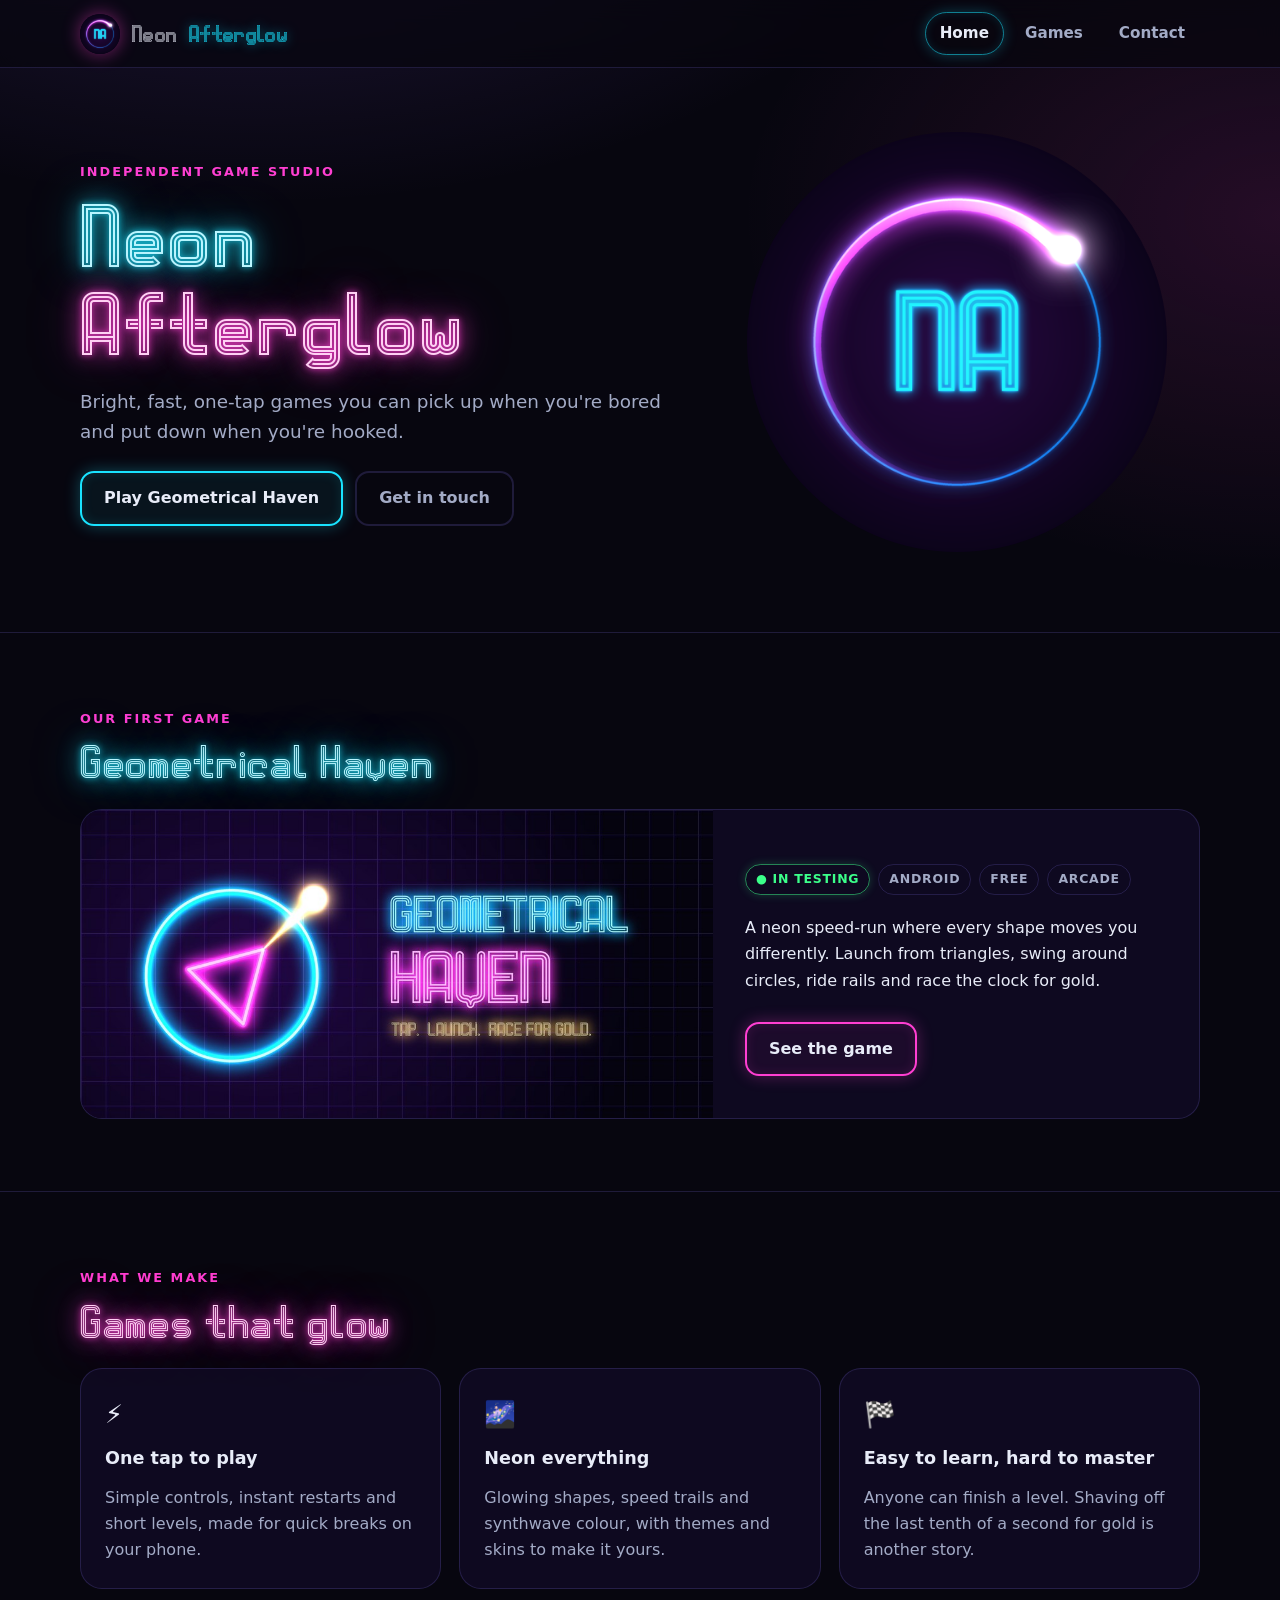
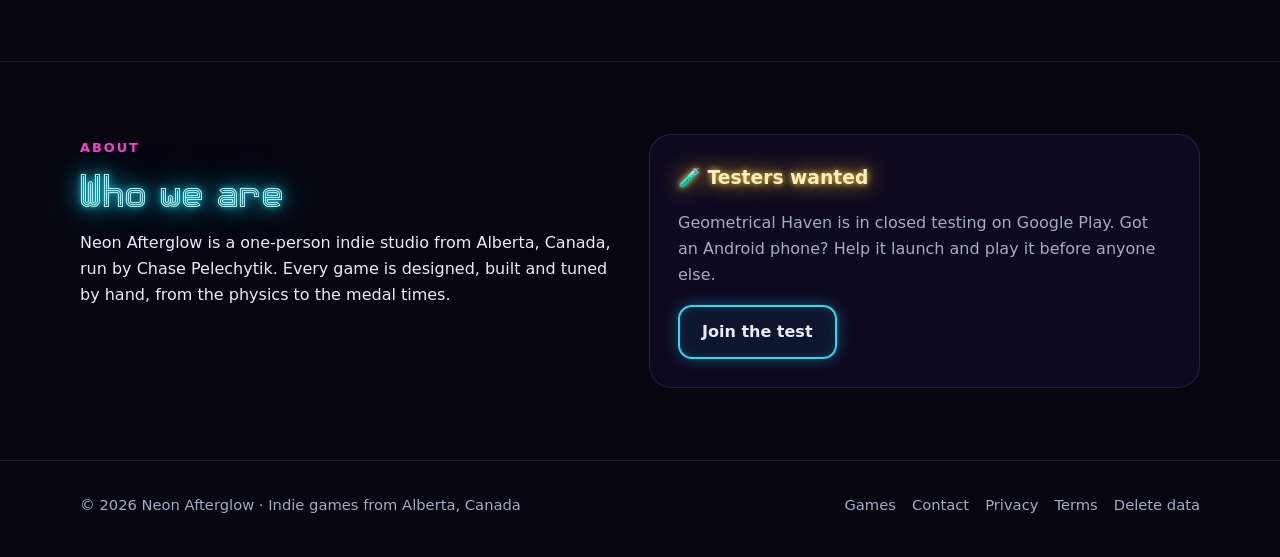
<file: index.html>
<!DOCTYPE html>
<html lang="en">
<head>
<meta charset="utf-8">
<meta name="viewport" content="width=device-width, initial-scale=1">
<title>Neon Afterglow: Indie games that glow</title>
<meta name="description" content="Neon Afterglow makes bright, fast, one-tap games. Our first game, Geometrical Haven, is a neon speed-run for Android.">
<meta name="theme-color" content="#07060f">
<meta property="og:title" content="Neon Afterglow: Indie games that glow">
<meta property="og:description" content="Neon Afterglow makes bright, fast, one-tap games. Our first game, Geometrical Haven, is a neon speed-run for Android.">
<meta property="og:image" content="https://neonafterglow.github.io/assets/gh-feature.jpg">
<meta property="og:url" content="https://neonafterglow.github.io/">
<meta property="og:type" content="website">
<meta name="twitter:card" content="summary_large_image">
<link rel="icon" type="image/png" href="assets/favicon.png">
<link rel="apple-touch-icon" href="assets/apple-touch-icon.png">
<link rel="stylesheet" href="assets/style.css">
</head>
<body>
<header class="site-header">
	<div class="wrap">
		<a class="brand" href="index.html"><img src="assets/logo.png" alt="">Neon <span>Afterglow</span></a>
		<nav class="nav" aria-label="Main">
			<a href="index.html" aria-current="page">Home</a>
			<a href="games.html">Games</a>
			<a href="contact.html">Contact</a>
		</nav>
	</div>
</header>
<main>
<section class="hero">
	<div class="wrap">
		<div>
			<span class="eyebrow">Independent game studio</span>
			<h1 class="neon"><span class="glow-cyan">Neon</span> <span class="line2 glow-pink">Afterglow</span></h1>
			<p class="lead">Bright, fast, one-tap games you can pick up when you're bored and put down when you're hooked.</p>
			<div class="btns">
				<a class="btn" href="geometrical-haven.html">Play Geometrical Haven</a>
				<a class="btn ghost" href="contact.html">Get in touch</a>
			</div>
		</div>
		<div class="orb"><img src="assets/logo.png" alt="Neon Afterglow logo: a neon ring with a glowing comet around the letters NA"></div>
	</div>
</section>

<section>
	<div class="wrap">
		<span class="eyebrow">Our first game</span>
		<h2 class="neon glow-cyan">Geometrical Haven</h2>
		<div class="panel feature" style="margin-top:24px">
			<a class="art" href="geometrical-haven.html"><img src="assets/gh-feature.jpg" alt="Geometrical Haven: a neon triangle launcher inside an orbit ring, with the ball streaking out"></a>
			<div class="info">
				<div class="tags">
					<span class="tag live">● IN TESTING</span>
					<span class="tag">ANDROID</span>
					<span class="tag">FREE</span>
					<span class="tag">ARCADE</span>
				</div>
				<p>A neon speed-run where every shape moves you differently. Launch from triangles, swing around circles, ride rails and race the clock for gold.</p>
				<div class="btns" style="margin-top:12px">
					<a class="btn pink" href="geometrical-haven.html">See the game</a>
				</div>
			</div>
		</div>
	</div>
</section>

<section>
	<div class="wrap">
		<span class="eyebrow">What we make</span>
		<h2 class="neon glow-pink">Games that glow</h2>
		<div class="cards" style="margin-top:24px">
			<div class="card"><div class="ico">⚡</div><h3>One tap to play</h3><p>Simple controls, instant restarts and short levels, made for quick breaks on your phone.</p></div>
			<div class="card"><div class="ico">🌌</div><h3>Neon everything</h3><p>Glowing shapes, speed trails and synthwave colour, with themes and skins to make it yours.</p></div>
			<div class="card"><div class="ico">🏁</div><h3>Easy to learn, hard to master</h3><p>Anyone can finish a level. Shaving off the last tenth of a second for gold is another story.</p></div>
		</div>
	</div>
</section>

<section>
	<div class="wrap two">
		<div>
			<span class="eyebrow">About</span>
			<h2 class="neon glow-cyan">Who we are</h2>
			<p>Neon Afterglow is a one-person indie studio from Alberta, Canada, run by Chase Pelechytik. Every game is designed, built and tuned by hand, from the physics to the medal times.</p>
		</div>
		<div class="panel">
			<h3 class="glow-gold">🧪 Testers wanted</h3>
			<p style="color:var(--dim)">Geometrical Haven is in closed testing on Google Play. Got an Android phone? Help it launch and play it before anyone else.</p>
			<div class="btns" style="margin-top:12px"><a class="btn" href="contact.html#test">Join the test</a></div>
		</div>
	</div>
</section>
</main>
<footer class="site-footer">
	<div class="wrap">
		<div>© 2026 Neon Afterglow · Indie games from Alberta, Canada</div>
		<nav aria-label="Footer">
			<a href="games.html">Games</a>
			<a href="contact.html">Contact</a>
			<a href="privacy.html">Privacy</a>
			<a href="terms.html">Terms</a>
			<a href="delete-data.html">Delete data</a>
		</nav>
	</div>
</footer>
</body>
</html>
</file>
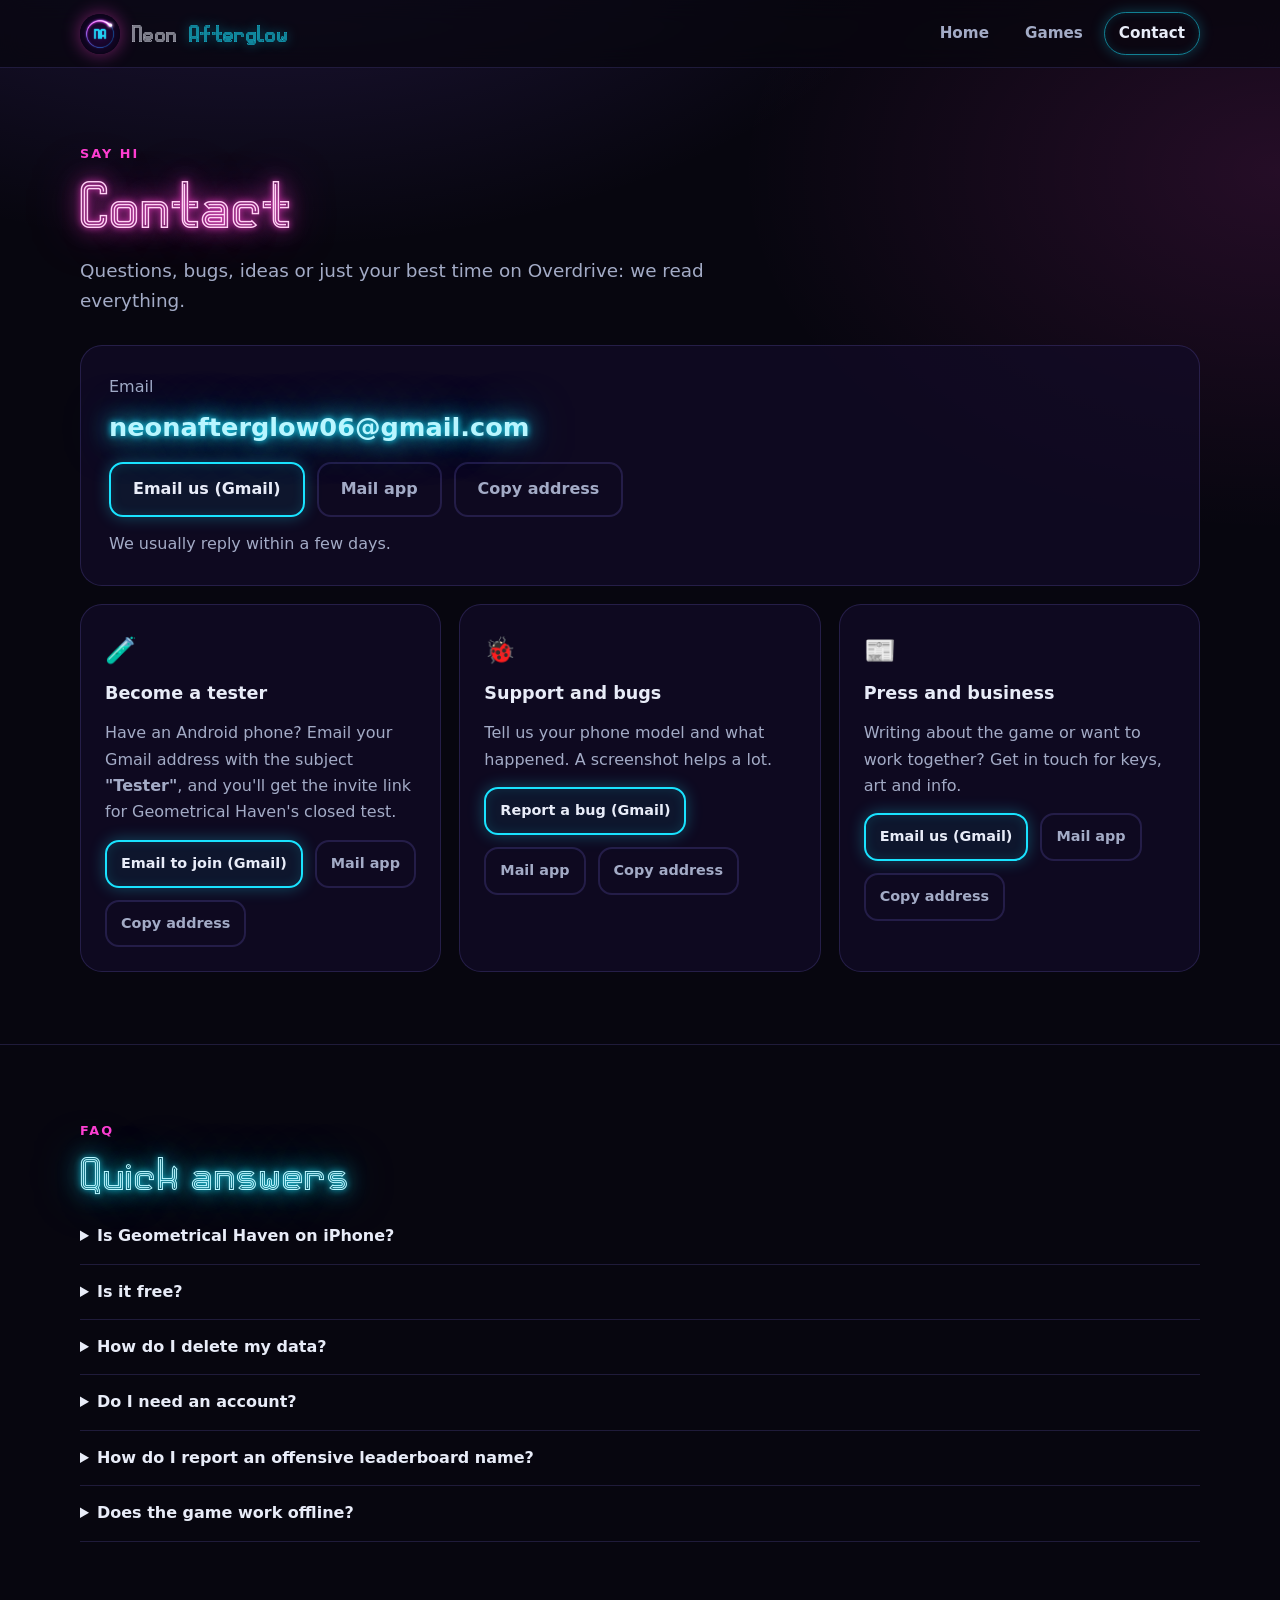
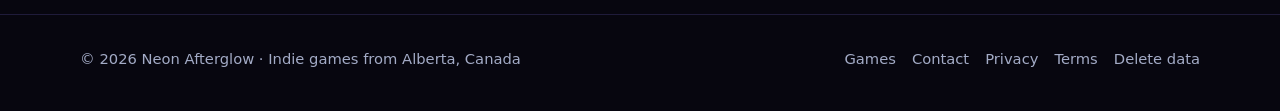
<file: contact.html>
<!DOCTYPE html>
<html lang="en">
<head>
<meta charset="utf-8">
<meta name="viewport" content="width=device-width, initial-scale=1">
<title>Contact | Neon Afterglow</title>
<meta name="description" content="Contact Neon Afterglow: support, testing, press and business.">
<meta name="theme-color" content="#07060f">
<meta property="og:title" content="Contact | Neon Afterglow">
<meta property="og:description" content="Contact Neon Afterglow: support, testing, press and business.">
<meta property="og:image" content="https://neonafterglow.github.io/assets/gh-feature.jpg">
<meta property="og:url" content="https://neonafterglow.github.io/contact.html">
<meta property="og:type" content="website">
<meta name="twitter:card" content="summary_large_image">
<link rel="icon" type="image/png" href="assets/favicon.png">
<link rel="apple-touch-icon" href="assets/apple-touch-icon.png">
<link rel="stylesheet" href="assets/style.css">
</head>
<body>
<header class="site-header">
	<div class="wrap">
		<a class="brand" href="index.html"><img src="assets/logo.png" alt="">Neon <span>Afterglow</span></a>
		<nav class="nav" aria-label="Main">
			<a href="index.html">Home</a>
			<a href="games.html">Games</a>
			<a href="contact.html" aria-current="page">Contact</a>
		</nav>
	</div>
</header>
<main>
<section>
	<div class="wrap">
		<span class="eyebrow">Say hi</span>
		<h1 class="neon glow-pink" style="font-size:clamp(2.2rem,6vw,3.6rem)">Contact</h1>
		<p class="lead">Questions, bugs, ideas or just your best time on Overdrive: we read everything.</p>

		<div class="panel" style="margin-top:28px">
			<p style="color:var(--dim);margin:0 0 6px">Email</p>
			<a class="contact-big glow-cyan" href="mailto:neonafterglow06@gmail.com">neonafterglow06@gmail.com</a>
			<div class="btns" style="margin-top:14px"><a class="btn" href="https://mail.google.com/mail/?view=cm&fs=1&to=neonafterglow06@gmail.com&su=Hello%20from%20the%20website" target="_blank" rel="noopener">Email us (Gmail)</a><a class="btn ghost" href="mailto:neonafterglow06@gmail.com?subject=Hello%20from%20the%20website">Mail app</a><button class="btn ghost copy-email" type="button">Copy address</button></div>
			<p style="color:var(--dim);margin:14px 0 0">We usually reply within a few days.</p>
		</div>

		<div class="cards" style="margin-top:18px">
			<div class="card" id="test">
				<div class="ico">🧪</div><h3>Become a tester</h3>
				<p>Have an Android phone? Email your Gmail address with the subject <strong>"Tester"</strong>, and you'll get the invite link for Geometrical Haven's closed test.</p>
				<div class="btns" style="margin-top:14px"><a class="btn" href="https://mail.google.com/mail/?view=cm&fs=1&to=neonafterglow06@gmail.com&su=Tester&body=Hi%21%20I%27d%20like%20to%20test%20Geometrical%20Haven.%20My%20Gmail%20is%3A%20" target="_blank" rel="noopener">Email to join (Gmail)</a><a class="btn ghost" href="mailto:neonafterglow06@gmail.com?subject=Tester&body=Hi%21%20I%27d%20like%20to%20test%20Geometrical%20Haven.%20My%20Gmail%20is%3A%20">Mail app</a><button class="btn ghost copy-email" type="button">Copy address</button></div>
			</div>
			<div class="card">
				<div class="ico">🐞</div><h3>Support and bugs</h3>
				<p>Tell us your phone model and what happened. A screenshot helps a lot.</p>
				<div class="btns" style="margin-top:14px"><a class="btn" href="https://mail.google.com/mail/?view=cm&fs=1&to=neonafterglow06@gmail.com&su=Geometrical%20Haven%20support&body=Phone%20model%3A%0AWhat%20happened%3A%0A" target="_blank" rel="noopener">Report a bug (Gmail)</a><a class="btn ghost" href="mailto:neonafterglow06@gmail.com?subject=Geometrical%20Haven%20support&body=Phone%20model%3A%0AWhat%20happened%3A%0A">Mail app</a><button class="btn ghost copy-email" type="button">Copy address</button></div>
			</div>
			<div class="card">
				<div class="ico">📰</div><h3>Press and business</h3>
				<p>Writing about the game or want to work together? Get in touch for keys, art and info.</p>
				<div class="btns" style="margin-top:14px"><a class="btn" href="https://mail.google.com/mail/?view=cm&fs=1&to=neonafterglow06@gmail.com&su=Press%20/%20business" target="_blank" rel="noopener">Email us (Gmail)</a><a class="btn ghost" href="mailto:neonafterglow06@gmail.com?subject=Press%20/%20business">Mail app</a><button class="btn ghost copy-email" type="button">Copy address</button></div>
			</div>
		</div>
	</div>
</section>

<section>
	<div class="wrap">
		<span class="eyebrow">FAQ</span>
		<h2 class="neon glow-cyan">Quick answers</h2>
		<details><summary>Is Geometrical Haven on iPhone?</summary><p>It's on its way. The Android version comes first, and the iPhone and iPad version is being prepared for the App Store.</p></details>
		<details><summary>Is it free?</summary><p>Yes. It's free to play with ads, and optional ads give you bonus coins.</p></details>
		<details><summary>How do I delete my data?</summary><p>Your progress is stored on your phone: use Settings &gt; Reset All Data in the game, or uninstall it. If you made an account, delete it in Settings &gt; Account: that removes your cloud save and leaderboard times too. You can also email us. See <a href="delete-data.html">Delete your data</a> for the details.</p></details>
		<details><summary>Do I need an account?</summary><p>No. Accounts are free and optional. They keep your progress and coins safe in the cloud, so you can switch phones or reinstall, and they let you post times on the world leaderboards and win weekly challenge coins.</p></details>
		<details><summary>How do I report an offensive leaderboard name?</summary><p>Email us the nickname and the level it appears on, and we'll review it and remove names that break the <a href="terms.html#leaderboards">rules</a>.</p></details>
		<details><summary>Does the game work offline?</summary><p>Yes. Ads and the world leaderboards just won't show without an internet connection, and your best times upload the next time you're online.</p></details>
	</div>
</section>
<div class="toast" id="toast" role="status" aria-live="polite"></div>
<script>
document.querySelectorAll('.copy-email').forEach(function (b) {
	b.addEventListener('click', function () {
		var email = 'neonafterglow06@gmail.com';
		var done = function () {
			var t = document.getElementById('toast');
			t.textContent = 'Copied: ' + email;
			t.classList.add('show');
			setTimeout(function () { t.classList.remove('show'); }, 2200);
		};
		if (navigator.clipboard && window.isSecureContext) {
			navigator.clipboard.writeText(email).then(done, function () { prompt('Copy this email address:', email); });
		} else {
			prompt('Copy this email address:', email);
		}
	});
});
</script>
</main>
<footer class="site-footer">
	<div class="wrap">
		<div>© 2026 Neon Afterglow · Indie games from Alberta, Canada</div>
		<nav aria-label="Footer">
			<a href="games.html">Games</a>
			<a href="contact.html">Contact</a>
			<a href="privacy.html">Privacy</a>
			<a href="terms.html">Terms</a>
			<a href="delete-data.html">Delete data</a>
		</nav>
	</div>
</footer>
</body>
</html>
</file>
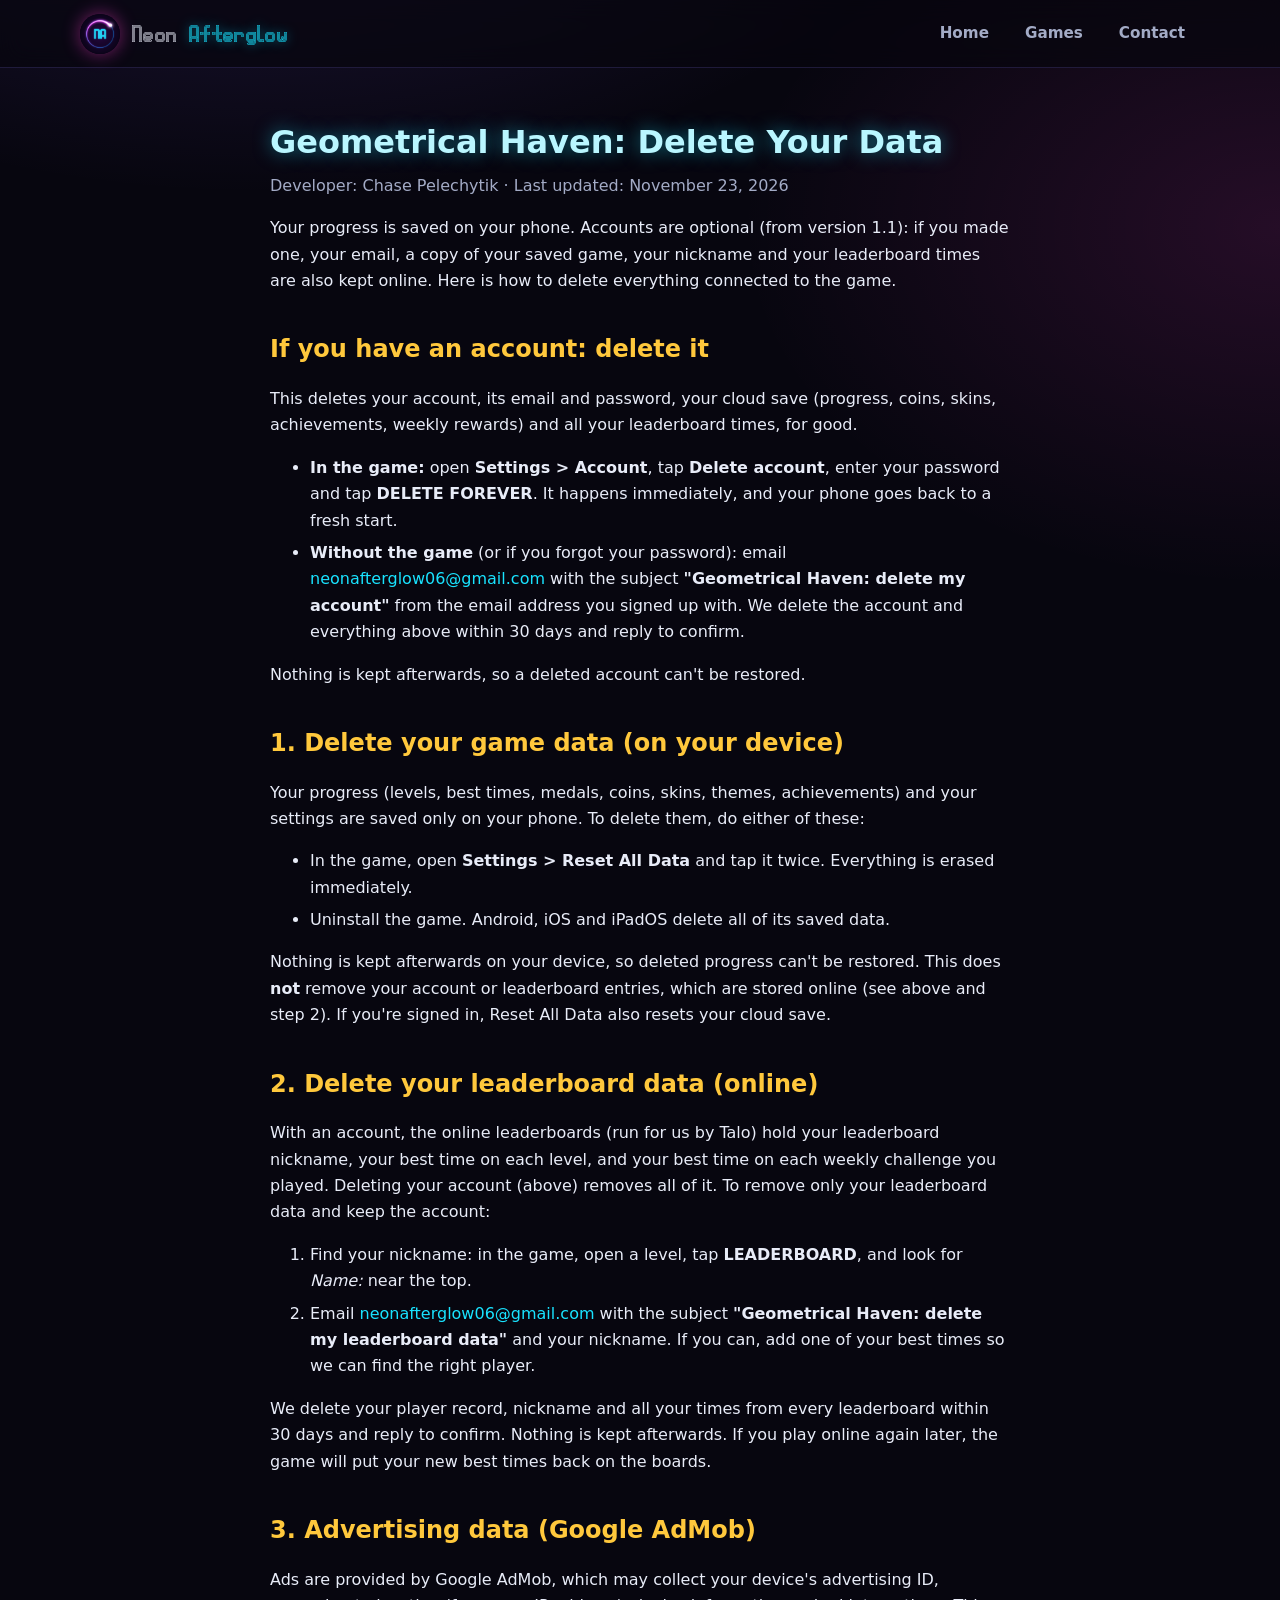
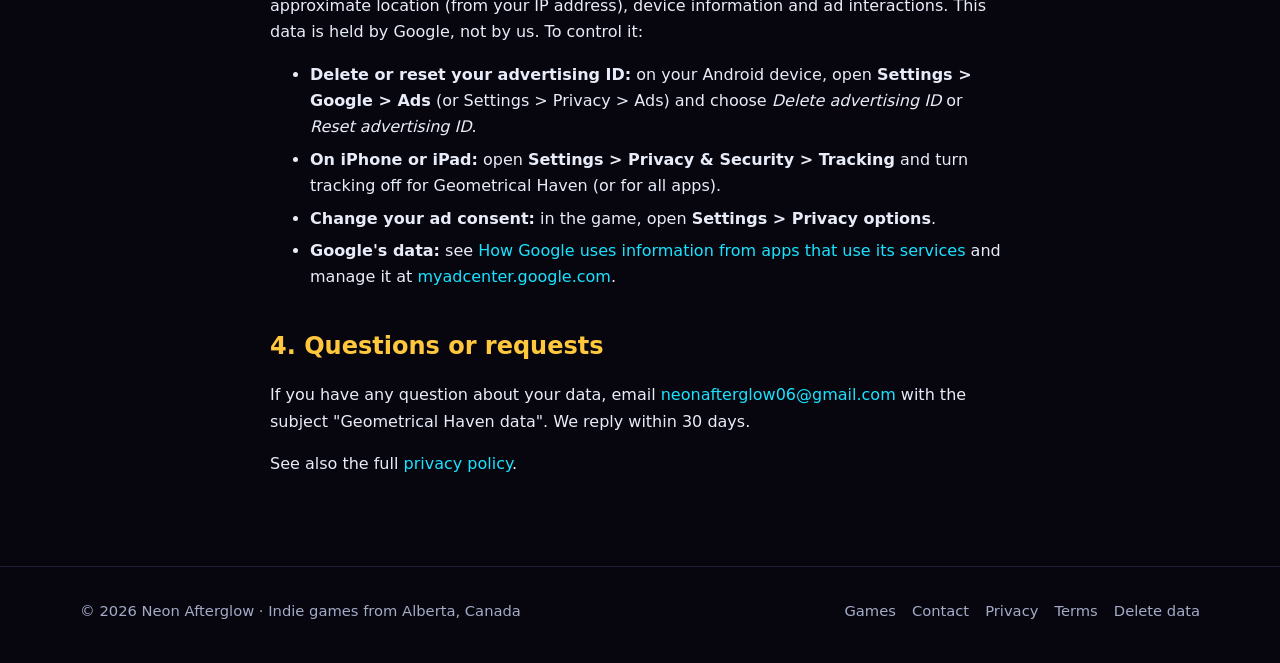
<file: delete-data.html>
<!DOCTYPE html>
<html lang="en">
<head>
<meta charset="utf-8">
<meta name="viewport" content="width=device-width, initial-scale=1">
<title>Delete Your Data | Neon Afterglow</title>
<meta name="description" content="Delete Your Data for Geometrical Haven by Neon Afterglow.">
<meta name="theme-color" content="#07060f">
<meta property="og:title" content="Delete Your Data | Neon Afterglow">
<meta property="og:description" content="Delete Your Data for Geometrical Haven by Neon Afterglow.">
<meta property="og:image" content="https://neonafterglow.github.io/assets/gh-feature.jpg">
<meta property="og:url" content="https://neonafterglow.github.io/">
<meta property="og:type" content="website">
<meta name="twitter:card" content="summary_large_image">
<link rel="icon" type="image/png" href="assets/favicon.png">
<link rel="apple-touch-icon" href="assets/apple-touch-icon.png">
<link rel="stylesheet" href="assets/style.css">
</head>
<body>
<header class="site-header">
	<div class="wrap">
		<a class="brand" href="index.html"><img src="assets/logo.png" alt="">Neon <span>Afterglow</span></a>
		<nav class="nav" aria-label="Main">
			<a href="index.html">Home</a>
			<a href="games.html">Games</a>
			<a href="contact.html">Contact</a>
		</nav>
	</div>
</header>
<main class="legal">
<h1>Geometrical Haven: Delete Your Data</h1>
<p class="updated">Developer: Chase Pelechytik &middot; Last updated: November 23, 2026</p>

<p>Your progress is saved on your phone. Accounts are optional (from version 1.1): if you made
one, your email, a copy of your saved game, your nickname and your leaderboard times are also
kept online. Here is how to delete everything connected to the game.</p>

<h2 id="account">If you have an account: delete it</h2>
<p>This deletes your account, its email and password, your cloud save (progress, coins, skins,
achievements, weekly rewards) and all your leaderboard times, for good.</p>
<ul>
	<li><strong>In the game:</strong> open <strong>Settings &gt; Account</strong>, tap
	<strong>Delete account</strong>, enter your password and tap <strong>DELETE FOREVER</strong>.
	It happens immediately, and your phone goes back to a fresh start.</li>
	<li><strong>Without the game</strong> (or if you forgot your password): email
	<a href="mailto:neonafterglow06@gmail.com?subject=Geometrical%20Haven%3A%20delete%20my%20account">neonafterglow06@gmail.com</a>
	with the subject <strong>"Geometrical Haven: delete my account"</strong> from the email address
	you signed up with. We delete the account and everything above within 30 days and reply to
	confirm.</li>
</ul>
<p>Nothing is kept afterwards, so a deleted account can't be restored.</p>

<h2>1. Delete your game data (on your device)</h2>
<p>Your progress (levels, best times, medals, coins, skins, themes, achievements) and your settings
are saved only on your phone. To delete them, do either of these:</p>
<ul>
	<li>In the game, open <strong>Settings &gt; Reset All Data</strong> and tap it twice. Everything is erased immediately.</li>
	<li>Uninstall the game. Android, iOS and iPadOS delete all of its saved data.</li>
</ul>
<p>Nothing is kept afterwards on your device, so deleted progress can't be restored. This does
<strong>not</strong> remove your account or leaderboard entries, which are stored online (see
above and step 2). If you're signed in, Reset All Data also resets your cloud save.</p>

<h2 id="leaderboards">2. Delete your leaderboard data (online)</h2>
<p>With an account, the online leaderboards (run for us by Talo) hold your leaderboard
nickname, your best time on each level, and your best time on each weekly challenge you played.
Deleting your account (above) removes all of it. To remove only your leaderboard data and keep
the account:</p>
<ol>
	<li>Find your nickname: in the game, open a level, tap <strong>LEADERBOARD</strong>, and look
	for <em>Name:</em> near the top.</li>
	<li>Email <a href="mailto:neonafterglow06@gmail.com?subject=Geometrical%20Haven%3A%20delete%20my%20leaderboard%20data">neonafterglow06@gmail.com</a>
	with the subject <strong>"Geometrical Haven: delete my leaderboard data"</strong> and your
	nickname. If you can, add one of your best times so we can find the right player.</li>
</ol>
<p>We delete your player record, nickname and all your times from every leaderboard within
30 days and reply to confirm. Nothing is kept afterwards. If you play online again later, the
game will put your new best times back on the boards.</p>

<h2>3. Advertising data (Google AdMob)</h2>
<p>Ads are provided by Google AdMob, which may collect your device's advertising ID, approximate
location (from your IP address), device information and ad interactions. This data is held by
Google, not by us. To control it:</p>
<ul>
	<li><strong>Delete or reset your advertising ID:</strong> on your Android device, open
		<strong>Settings &gt; Google &gt; Ads</strong> (or Settings &gt; Privacy &gt; Ads) and choose
		<em>Delete advertising ID</em> or <em>Reset advertising ID</em>.</li>
	<li><strong>On iPhone or iPad:</strong> open <strong>Settings &gt; Privacy &amp; Security &gt;
		Tracking</strong> and turn tracking off for Geometrical Haven (or for all apps).</li>
	<li><strong>Change your ad consent:</strong> in the game, open <strong>Settings &gt; Privacy options</strong>.</li>
	<li><strong>Google's data:</strong> see <a href="https://policies.google.com/technologies/partner-sites">How Google uses information from apps that use its services</a>
		and manage it at <a href="https://myadcenter.google.com">myadcenter.google.com</a>.</li>
</ul>

<h2>4. Questions or requests</h2>
<p>If you have any question about your data, email
<a href="mailto:neonafterglow06@gmail.com">neonafterglow06@gmail.com</a> with the subject
"Geometrical Haven data". We reply within 30 days.</p>

<p>See also the full <a href="privacy.html">privacy policy</a>.</p>
</main>
<footer class="site-footer">
	<div class="wrap">
		<div>© 2026 Neon Afterglow · Indie games from Alberta, Canada</div>
		<nav aria-label="Footer">
			<a href="games.html">Games</a>
			<a href="contact.html">Contact</a>
			<a href="privacy.html">Privacy</a>
			<a href="terms.html">Terms</a>
			<a href="delete-data.html">Delete data</a>
		</nav>
	</div>
</footer>
</body>
</html>
</file>
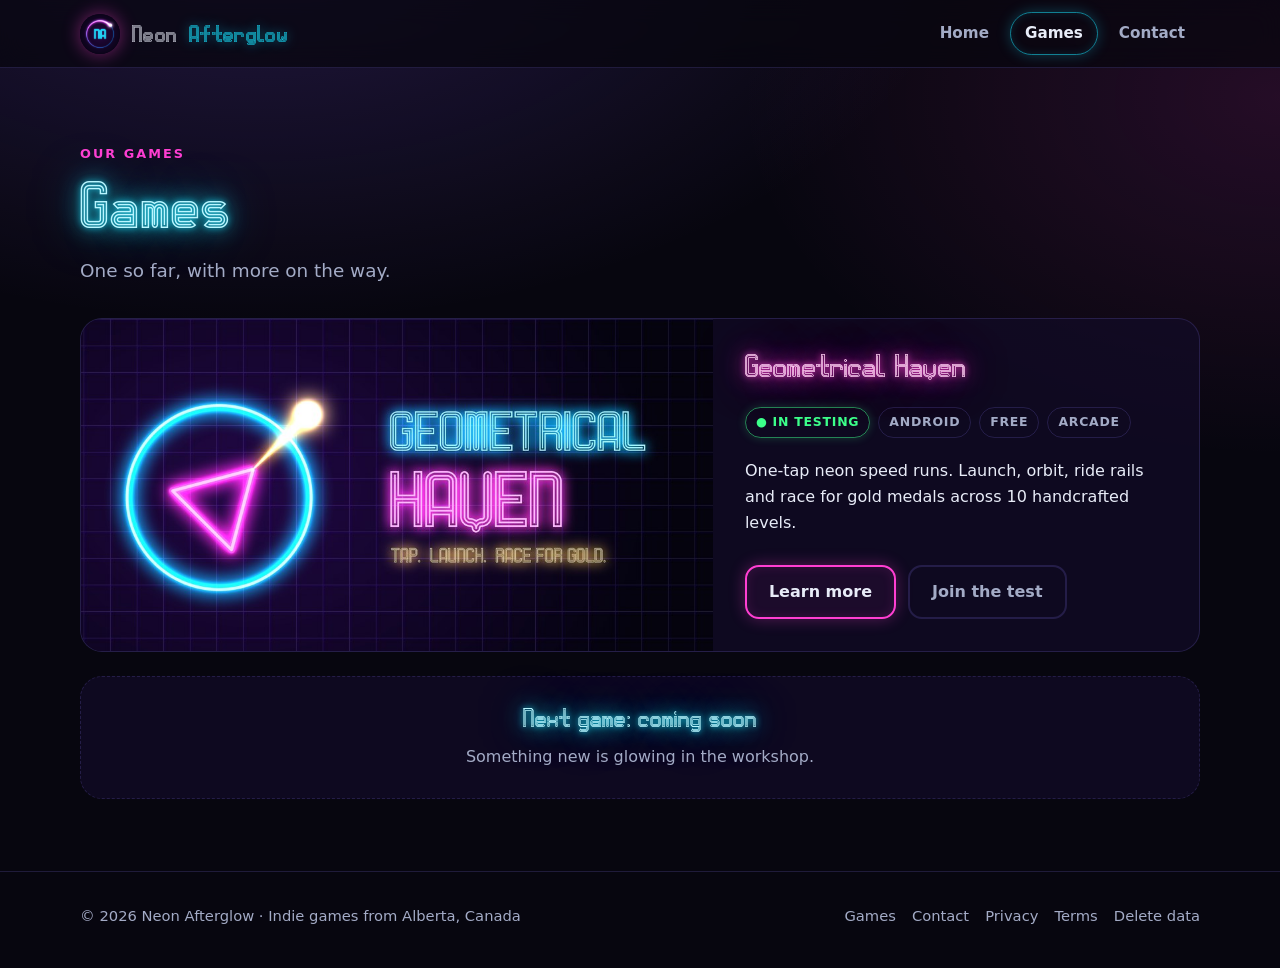
<file: games.html>
<!DOCTYPE html>
<html lang="en">
<head>
<meta charset="utf-8">
<meta name="viewport" content="width=device-width, initial-scale=1">
<title>Games | Neon Afterglow</title>
<meta name="description" content="All games by Neon Afterglow.">
<meta name="theme-color" content="#07060f">
<meta property="og:title" content="Games | Neon Afterglow">
<meta property="og:description" content="All games by Neon Afterglow.">
<meta property="og:image" content="https://neonafterglow.github.io/assets/gh-feature.jpg">
<meta property="og:url" content="https://neonafterglow.github.io/games.html">
<meta property="og:type" content="website">
<meta name="twitter:card" content="summary_large_image">
<link rel="icon" type="image/png" href="assets/favicon.png">
<link rel="apple-touch-icon" href="assets/apple-touch-icon.png">
<link rel="stylesheet" href="assets/style.css">
</head>
<body>
<header class="site-header">
	<div class="wrap">
		<a class="brand" href="index.html"><img src="assets/logo.png" alt="">Neon <span>Afterglow</span></a>
		<nav class="nav" aria-label="Main">
			<a href="index.html">Home</a>
			<a href="games.html" aria-current="page">Games</a>
			<a href="contact.html">Contact</a>
		</nav>
	</div>
</header>
<main>
<section>
	<div class="wrap">
		<span class="eyebrow">Our games</span>
		<h1 class="neon glow-cyan" style="font-size:clamp(2.2rem,6vw,3.6rem)">Games</h1>
		<p class="lead">One so far, with more on the way.</p>

		<div class="panel feature" style="margin-top:32px">
			<a class="art" href="geometrical-haven.html"><img src="assets/gh-feature.jpg" alt="Geometrical Haven key art"></a>
			<div class="info">
				<h2 class="neon glow-pink" style="font-size:1.8rem">Geometrical Haven</h2>
				<div class="tags">
					<span class="tag live">● IN TESTING</span>
					<span class="tag">ANDROID</span>
					<span class="tag">FREE</span>
					<span class="tag">ARCADE</span>
				</div>
				<p>One-tap neon speed runs. Launch, orbit, ride rails and race for gold medals across 10 handcrafted levels.</p>
				<div class="btns" style="margin-top:12px">
					<a class="btn pink" href="geometrical-haven.html">Learn more</a>
					<a class="btn ghost" href="contact.html#test">Join the test</a>
				</div>
			</div>
		</div>

		<div class="panel" style="margin-top:24px;text-align:center;border-style:dashed">
			<h3 class="neon glow-cyan" style="font-size:1.5rem">Next game: coming soon</h3>
			<p style="color:var(--dim);margin:0">Something new is glowing in the workshop.</p>
		</div>
	</div>
</section>
</main>
<footer class="site-footer">
	<div class="wrap">
		<div>© 2026 Neon Afterglow · Indie games from Alberta, Canada</div>
		<nav aria-label="Footer">
			<a href="games.html">Games</a>
			<a href="contact.html">Contact</a>
			<a href="privacy.html">Privacy</a>
			<a href="terms.html">Terms</a>
			<a href="delete-data.html">Delete data</a>
		</nav>
	</div>
</footer>
</body>
</html>
</file>
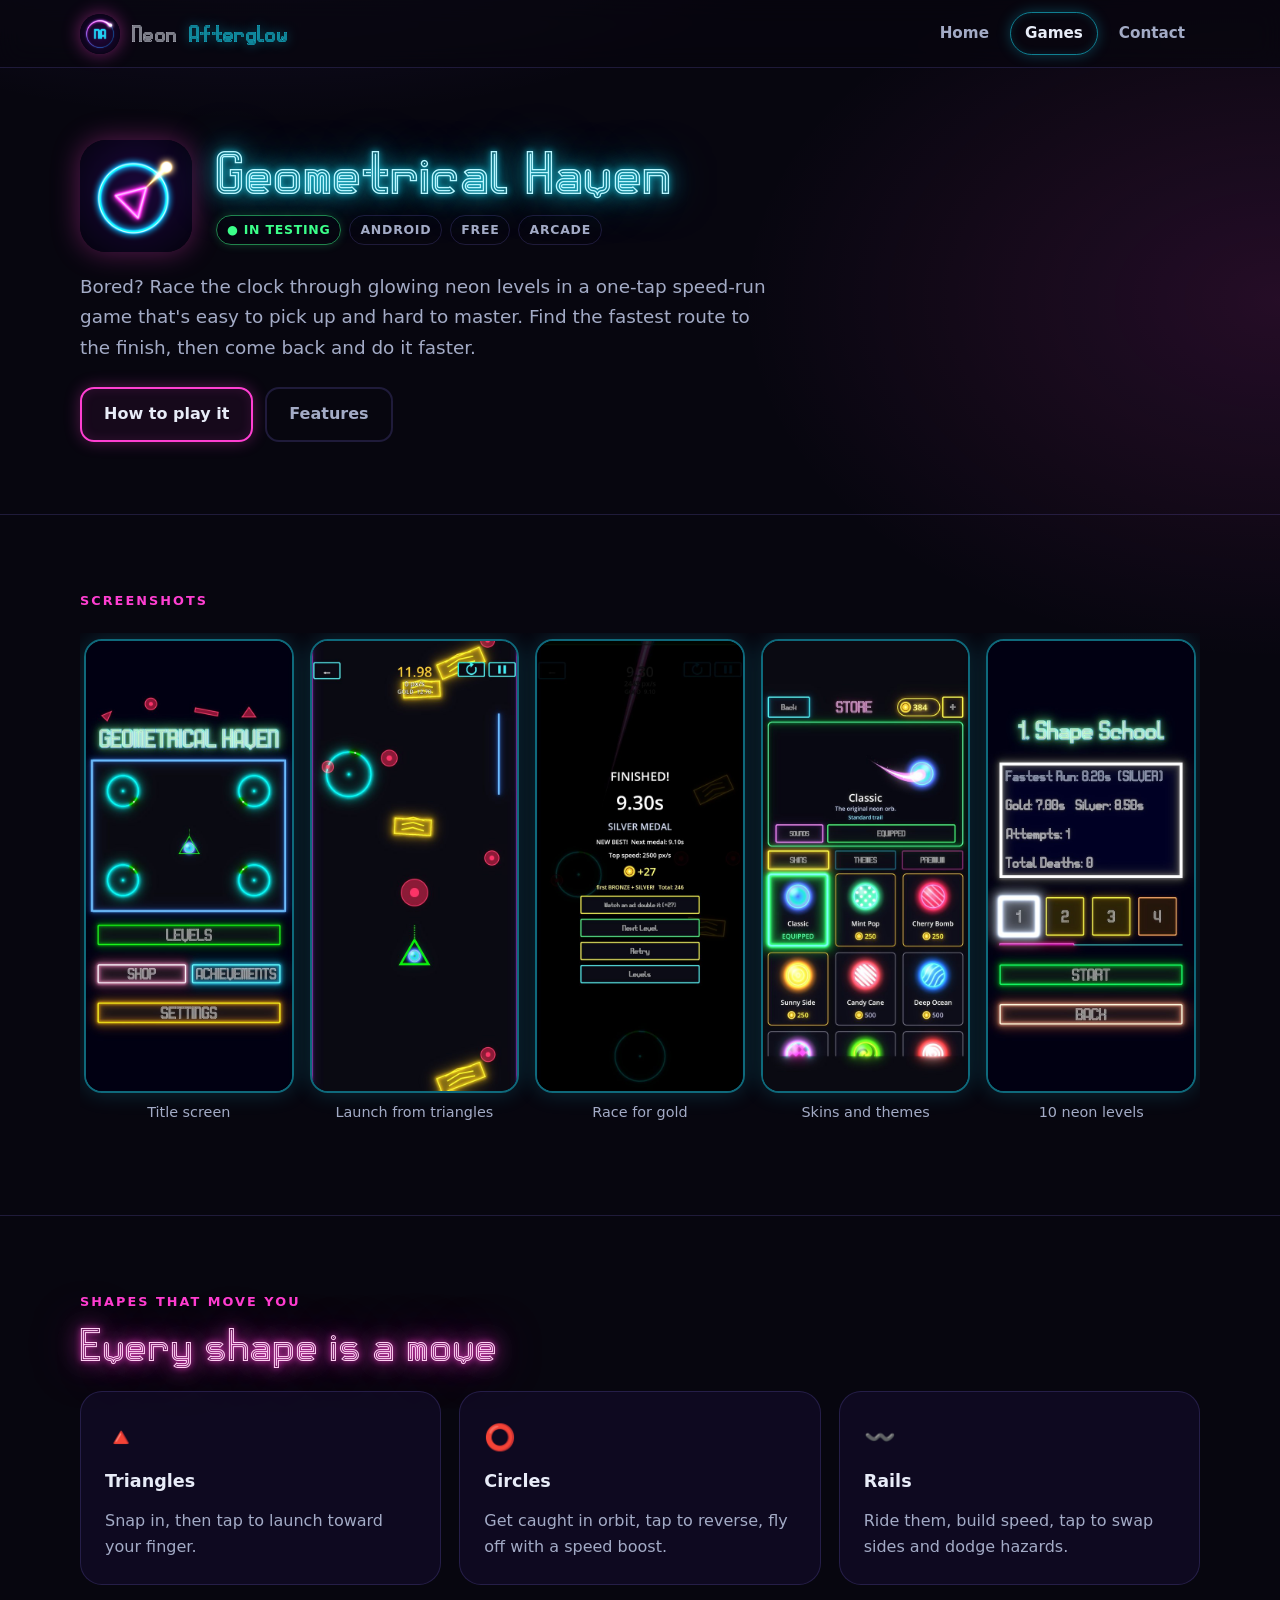
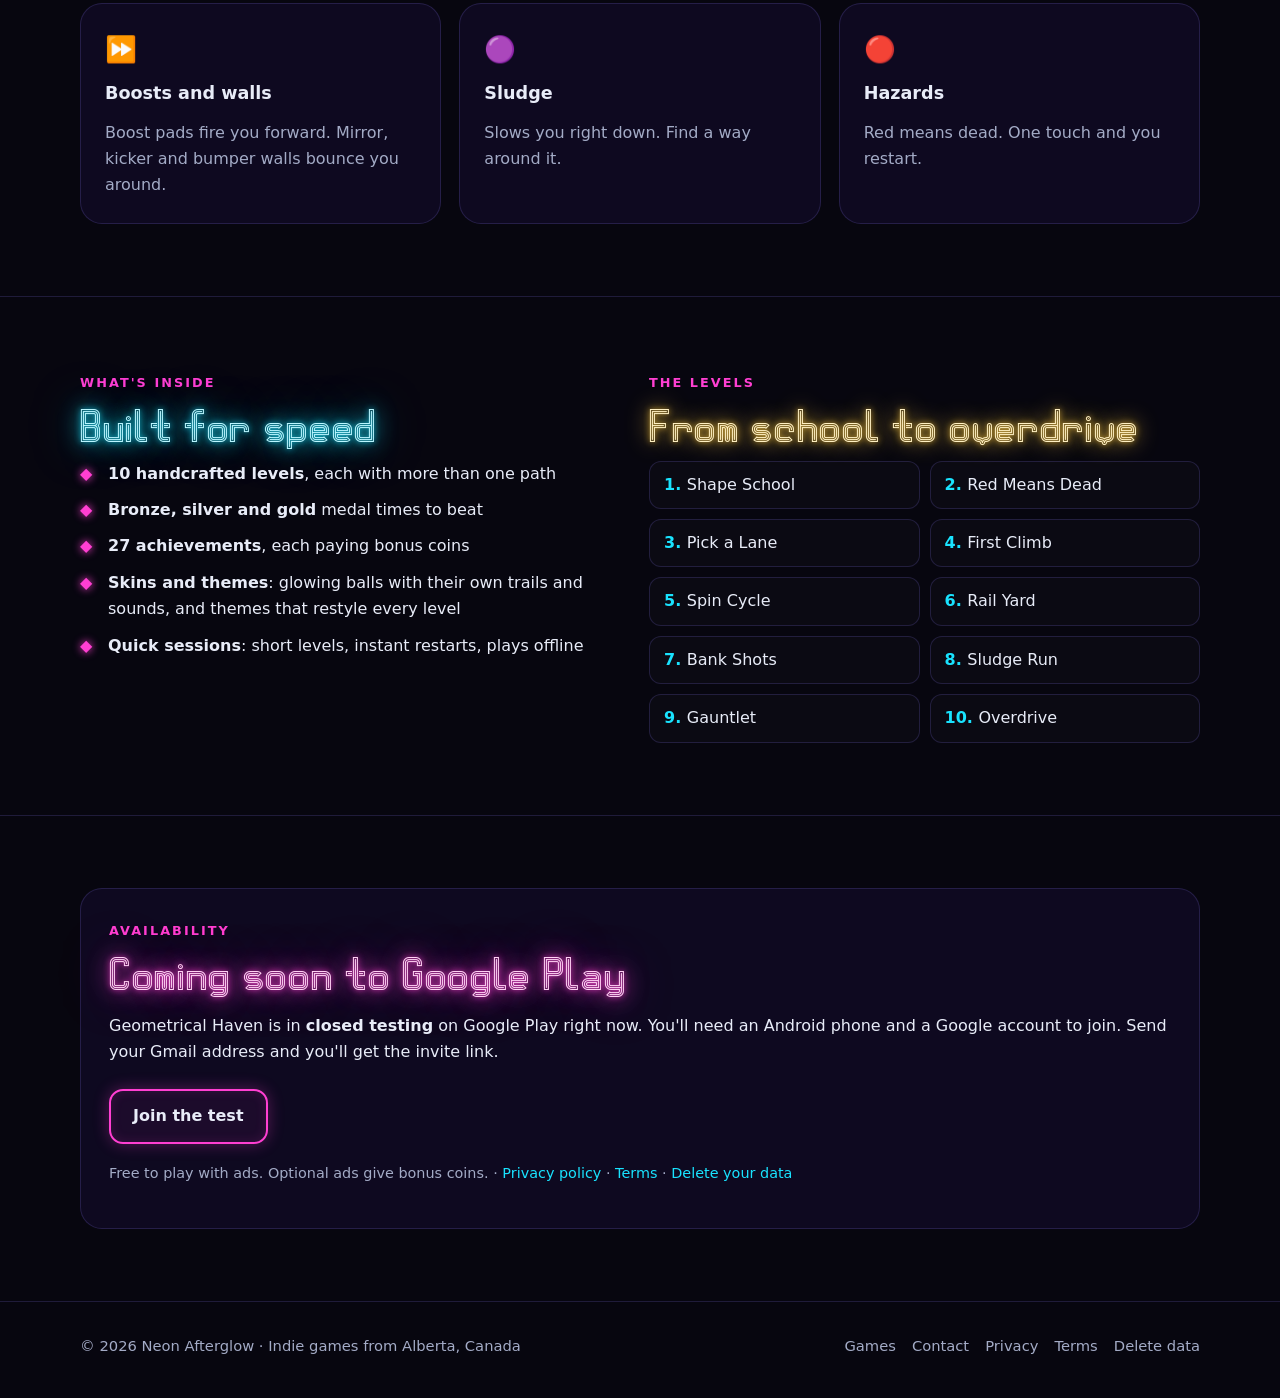
<file: geometrical-haven.html>
<!DOCTYPE html>
<html lang="en">
<head>
<meta charset="utf-8">
<meta name="viewport" content="width=device-width, initial-scale=1">
<title>Geometrical Haven | Neon Afterglow</title>
<meta name="description" content="Geometrical Haven: a one-tap neon speed-run game for Android. Launch, orbit, ride rails and race the clock for gold.">
<meta name="theme-color" content="#07060f">
<meta property="og:title" content="Geometrical Haven | Neon Afterglow">
<meta property="og:description" content="Geometrical Haven: a one-tap neon speed-run game for Android. Launch, orbit, ride rails and race the clock for gold.">
<meta property="og:image" content="https://neonafterglow.github.io/assets/gh-feature.jpg">
<meta property="og:url" content="https://neonafterglow.github.io/geometrical-haven.html">
<meta property="og:type" content="website">
<meta name="twitter:card" content="summary_large_image">
<link rel="icon" type="image/png" href="assets/favicon.png">
<link rel="apple-touch-icon" href="assets/apple-touch-icon.png">
<link rel="stylesheet" href="assets/style.css">
</head>
<body>
<header class="site-header">
	<div class="wrap">
		<a class="brand" href="index.html"><img src="assets/logo.png" alt="">Neon <span>Afterglow</span></a>
		<nav class="nav" aria-label="Main">
			<a href="index.html">Home</a>
			<a href="games.html" aria-current="page">Games</a>
			<a href="contact.html">Contact</a>
		</nav>
	</div>
</header>
<main>
<section>
	<div class="wrap">
		<div class="game-head">
			<img src="assets/gh-icon.png" alt="Geometrical Haven app icon">
			<div>
				<h1 class="neon glow-cyan" style="font-size:clamp(2rem,6vw,3.4rem);margin:0">Geometrical Haven</h1>
				<div class="tags">
					<span class="tag live">● IN TESTING</span>
					<span class="tag">ANDROID</span>
					<span class="tag">FREE</span>
					<span class="tag">ARCADE</span>
				</div>
			</div>
		</div>
		<p class="lead" style="margin-top:20px">Bored? Race the clock through glowing neon levels in a one-tap speed-run game that's easy to pick up and hard to master. Find the fastest route to the finish, then come back and do it faster.</p>
		<div class="btns">
			<a class="btn pink" href="#play">How to play it</a>
			<a class="btn ghost" href="#features">Features</a>
		</div>
	</div>
</section>

<section>
	<div class="wrap">
		<span class="eyebrow">Screenshots</span>
		<div class="shots" style="margin-top:12px">
			<figure><img src="assets/shots/title.jpg" alt="Title screen" loading="lazy" width="540" height="1170"><figcaption>Title screen</figcaption></figure>
			<figure><img src="assets/shots/gameplay.jpg" alt="Launch from triangles" loading="lazy" width="540" height="1170"><figcaption>Launch from triangles</figcaption></figure>
			<figure><img src="assets/shots/results.jpg" alt="Race for gold" loading="lazy" width="540" height="1170"><figcaption>Race for gold</figcaption></figure>
			<figure><img src="assets/shots/store.jpg" alt="Skins and themes" loading="lazy" width="540" height="1170"><figcaption>Skins and themes</figcaption></figure>
			<figure><img src="assets/shots/levels.jpg" alt="10 neon levels" loading="lazy" width="540" height="1170"><figcaption>10 neon levels</figcaption></figure>
		</div>
	</div>
</section>

<section id="features">
	<div class="wrap">
		<span class="eyebrow">Shapes that move you</span>
		<h2 class="neon glow-pink">Every shape is a move</h2>
		<div class="cards" style="margin-top:24px">
			<div class="card"><div class="ico">🔺</div><h3>Triangles</h3><p>Snap in, then tap to launch toward your finger.</p></div>
			<div class="card"><div class="ico">⭕</div><h3>Circles</h3><p>Get caught in orbit, tap to reverse, fly off with a speed boost.</p></div>
			<div class="card"><div class="ico">〰️</div><h3>Rails</h3><p>Ride them, build speed, tap to swap sides and dodge hazards.</p></div>
			<div class="card"><div class="ico">⏩</div><h3>Boosts and walls</h3><p>Boost pads fire you forward. Mirror, kicker and bumper walls bounce you around.</p></div>
			<div class="card"><div class="ico">🟣</div><h3>Sludge</h3><p>Slows you right down. Find a way around it.</p></div>
			<div class="card"><div class="ico">🔴</div><h3>Hazards</h3><p>Red means dead. One touch and you restart.</p></div>
		</div>
	</div>
</section>

<section>
	<div class="wrap two">
		<div>
			<span class="eyebrow">What's inside</span>
			<h2 class="neon glow-cyan">Built for speed</h2>
			<ul class="list-check">
				<li><strong>10 handcrafted levels</strong>, each with more than one path</li>
				<li><strong>Bronze, silver and gold</strong> medal times to beat</li>
				<li><strong>27 achievements</strong>, each paying bonus coins</li>
				<li><strong>Skins and themes</strong>: glowing balls with their own trails and sounds, and themes that restyle every level</li>
				<li><strong>Quick sessions</strong>: short levels, instant restarts, plays offline</li>
			</ul>
		</div>
		<div>
			<span class="eyebrow">The levels</span>
			<h2 class="neon glow-gold">From school to overdrive</h2>
			<div class="levels"><span>Shape School</span><span>Red Means Dead</span><span>Pick a Lane</span><span>First Climb</span><span>Spin Cycle</span><span>Rail Yard</span><span>Bank Shots</span><span>Sludge Run</span><span>Gauntlet</span><span>Overdrive</span></div>
		</div>
	</div>
</section>

<section id="play">
	<div class="wrap">
		<div class="panel">
			<span class="eyebrow">Availability</span>
			<h2 class="neon glow-pink">Coming soon to Google Play</h2>
			<p>Geometrical Haven is in <strong>closed testing</strong> on Google Play right now. You'll need an Android phone and a Google account to join. Send your Gmail address and you'll get the invite link.</p>
			<div class="btns">
				<a class="btn pink" href="contact.html#test">Join the test</a>
			</div>
			<p style="color:var(--dim);font-size:.9rem;margin-top:18px">Free to play with ads. Optional ads give bonus coins. · <a href="privacy.html">Privacy policy</a> · <a href="terms.html">Terms</a> · <a href="delete-data.html">Delete your data</a></p>
		</div>
	</div>
</section>
</main>
<footer class="site-footer">
	<div class="wrap">
		<div>© 2026 Neon Afterglow · Indie games from Alberta, Canada</div>
		<nav aria-label="Footer">
			<a href="games.html">Games</a>
			<a href="contact.html">Contact</a>
			<a href="privacy.html">Privacy</a>
			<a href="terms.html">Terms</a>
			<a href="delete-data.html">Delete data</a>
		</nav>
	</div>
</footer>
</body>
</html>
</file>
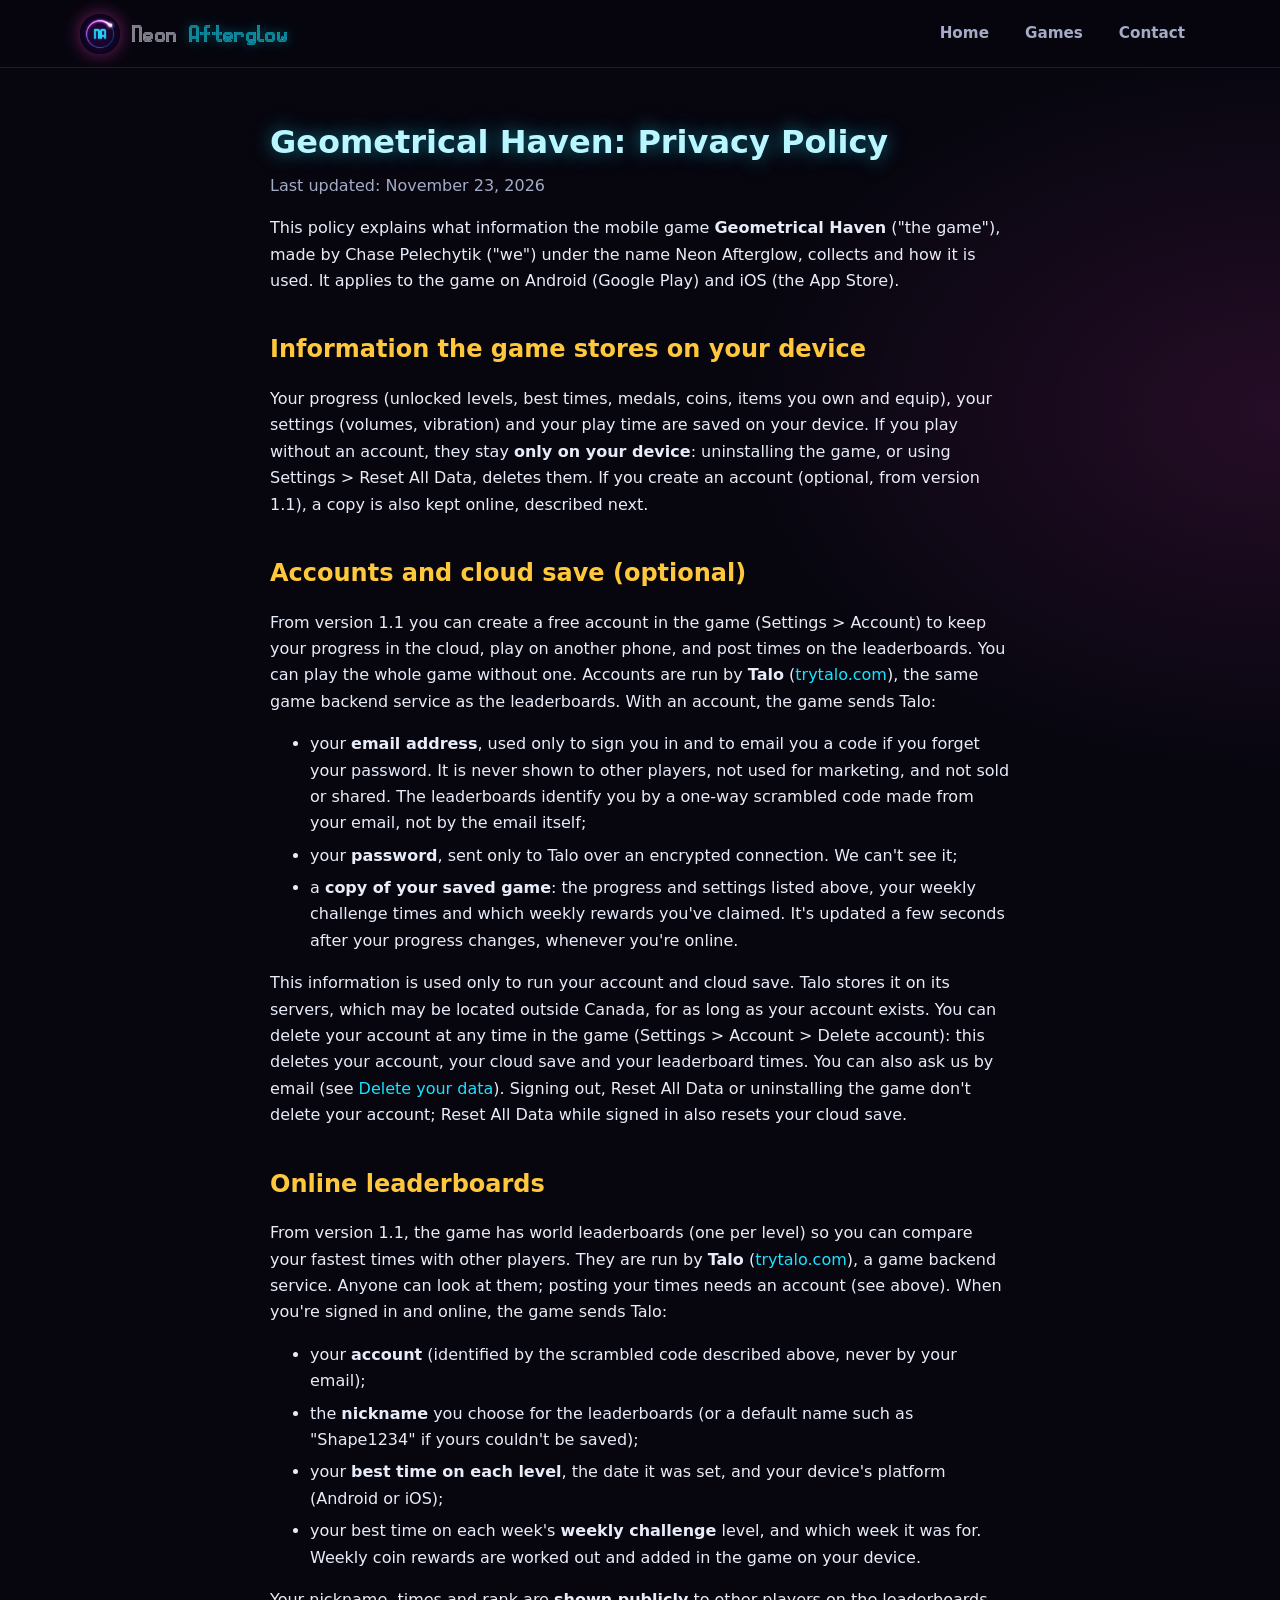
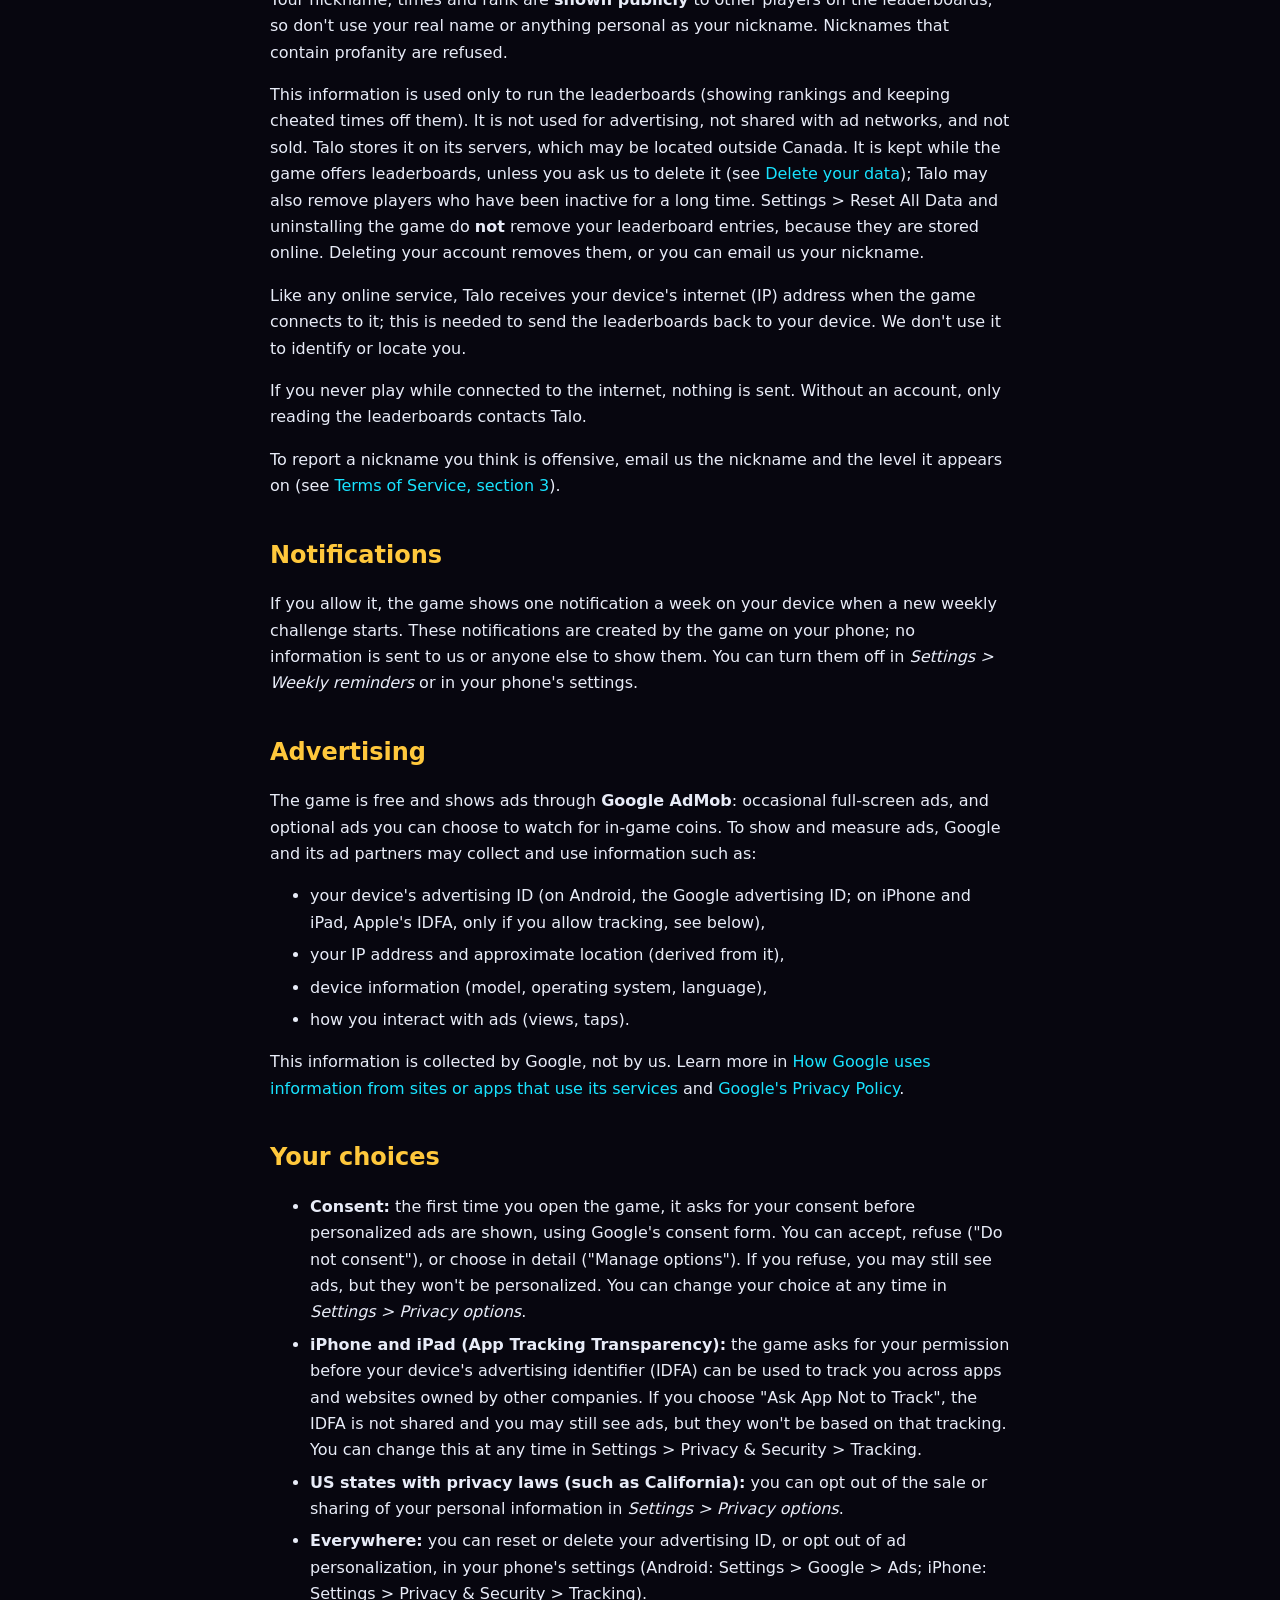
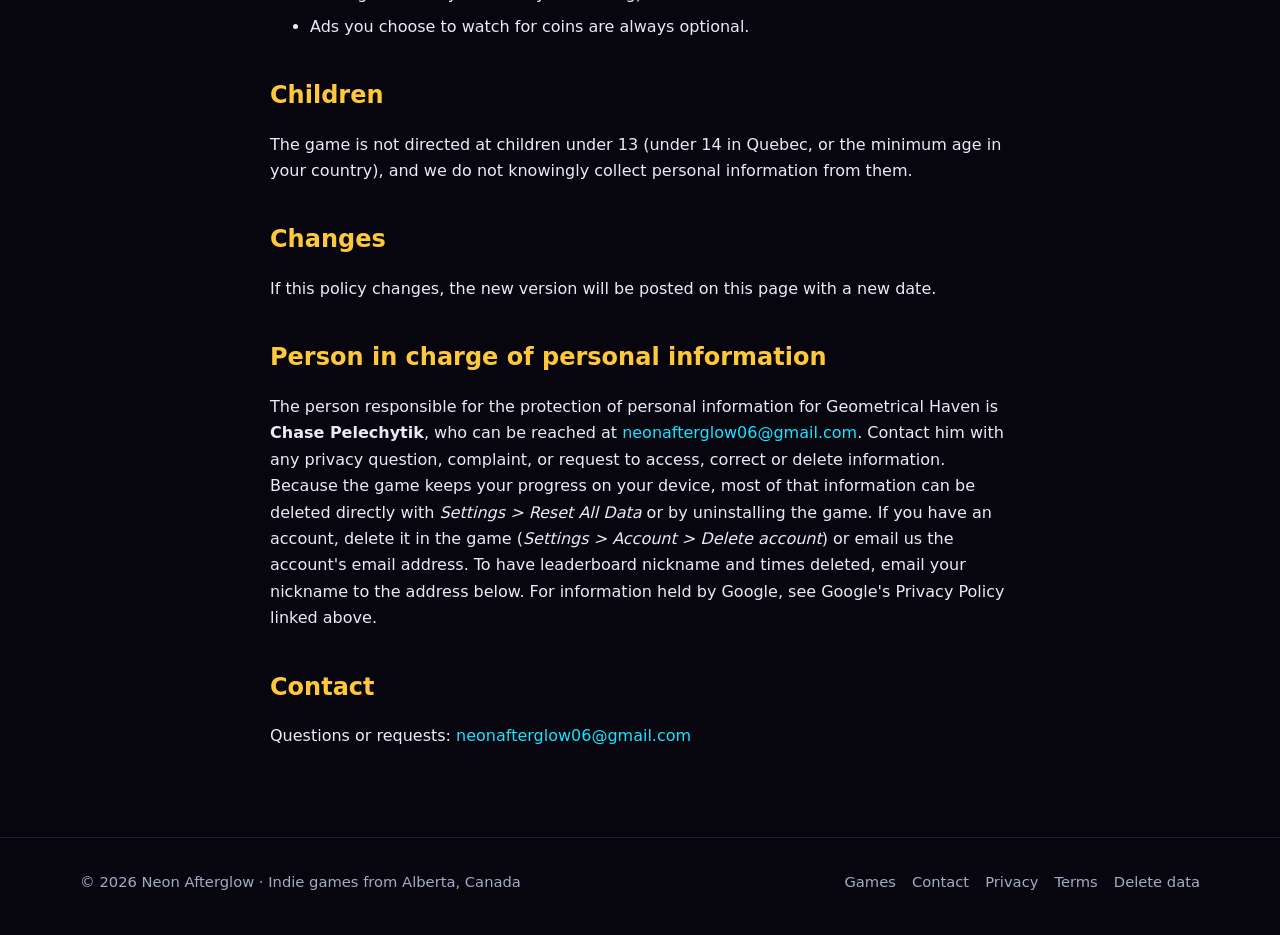
<file: privacy.html>
<!DOCTYPE html>
<html lang="en">
<head>
<meta charset="utf-8">
<meta name="viewport" content="width=device-width, initial-scale=1">
<title>Privacy Policy | Neon Afterglow</title>
<meta name="description" content="Privacy Policy for Geometrical Haven by Neon Afterglow.">
<meta name="theme-color" content="#07060f">
<meta property="og:title" content="Privacy Policy | Neon Afterglow">
<meta property="og:description" content="Privacy Policy for Geometrical Haven by Neon Afterglow.">
<meta property="og:image" content="https://neonafterglow.github.io/assets/gh-feature.jpg">
<meta property="og:url" content="https://neonafterglow.github.io/">
<meta property="og:type" content="website">
<meta name="twitter:card" content="summary_large_image">
<link rel="icon" type="image/png" href="assets/favicon.png">
<link rel="apple-touch-icon" href="assets/apple-touch-icon.png">
<link rel="stylesheet" href="assets/style.css">
</head>
<body>
<header class="site-header">
	<div class="wrap">
		<a class="brand" href="index.html"><img src="assets/logo.png" alt="">Neon <span>Afterglow</span></a>
		<nav class="nav" aria-label="Main">
			<a href="index.html">Home</a>
			<a href="games.html">Games</a>
			<a href="contact.html">Contact</a>
		</nav>
	</div>
</header>
<main class="legal">
<h1>Geometrical Haven: Privacy Policy</h1>
<p class="updated">Last updated: November 23, 2026</p>

<p>This policy explains what information the mobile game <strong>Geometrical Haven</strong>
("the game"), made by Chase Pelechytik ("we") under the name Neon Afterglow, collects and how it
is used. It applies to the game on Android (Google Play) and iOS (the App Store).</p>

<h2>Information the game stores on your device</h2>
<p>Your progress (unlocked levels, best times, medals, coins, items you own and equip), your
settings (volumes, vibration) and your play time are saved on your device. If you play
without an account, they stay <strong>only on your device</strong>: uninstalling the game, or
using Settings &gt; Reset All Data, deletes them. If you create an account (optional, from
version 1.1), a copy is also kept online, described next.</p>

<h2 id="accounts">Accounts and cloud save (optional)</h2>
<p>From version 1.1 you can create a free account in the game (Settings &gt; Account) to keep
your progress in the cloud, play on another phone, and post times on the leaderboards. You can
play the whole game without one. Accounts are run by <strong>Talo</strong>
(<a href="https://trytalo.com">trytalo.com</a>), the same game backend service as the
leaderboards. With an account, the game sends Talo:</p>
<ul>
	<li>your <strong>email address</strong>, used only to sign you in and to email you a code if you
	forget your password. It is never shown to other players, not used for marketing, and not
	sold or shared. The leaderboards identify you by a one-way scrambled code made from your
	email, not by the email itself;</li>
	<li>your <strong>password</strong>, sent only to Talo over an encrypted connection. We can't see it;</li>
	<li>a <strong>copy of your saved game</strong>: the progress and settings listed above, your
	weekly challenge times and which weekly rewards you've claimed. It's updated a few seconds
	after your progress changes, whenever you're online.</li>
</ul>
<p>This information is used only to run your account and cloud save. Talo stores it on its
servers, which may be located outside Canada, for as long as your account exists. You can
delete your account at any time in the game (Settings &gt; Account &gt; Delete account): this
deletes your account, your cloud save and your leaderboard times. You can also ask us by email
(see <a href="delete-data.html#account">Delete your data</a>). Signing out, Reset All Data or
uninstalling the game don't delete your account; Reset All Data while signed in also resets
your cloud save.</p>

<h2>Online leaderboards</h2>
<p>From version 1.1, the game has world leaderboards (one per level) so you can compare your
fastest times with other players. They are run by <strong>Talo</strong>
(<a href="https://trytalo.com">trytalo.com</a>), a game backend service. Anyone can look at
them; posting your times needs an account (see above). When you're signed in and online, the game
sends Talo:</p>
<ul>
	<li>your <strong>account</strong> (identified by the scrambled code described above, never by
	your email);</li>
	<li>the <strong>nickname</strong> you choose for the leaderboards (or a default name such as
	"Shape1234" if yours couldn't be saved);</li>
	<li>your <strong>best time on each level</strong>, the date it was set, and your device's
	platform (Android or iOS);</li>
	<li>your best time on each week's <strong>weekly challenge</strong> level, and which week it was
	for. Weekly coin rewards are worked out and added in the game on your device.</li>
</ul>
<p>Your nickname, times and rank are <strong>shown publicly</strong> to other players on the
leaderboards, so don't use your real name or anything personal as your nickname. Nicknames
that contain profanity are refused.</p>
<p>This information is used only to run the leaderboards (showing rankings and keeping cheated
times off them). It is not used for advertising, not shared with ad networks, and not sold.
Talo stores it on its servers, which may be located outside Canada. It is kept while the game
offers leaderboards, unless you ask us to delete it (see
<a href="delete-data.html">Delete your data</a>); Talo may also remove players who have been
inactive for a long time. Settings &gt; Reset All Data and uninstalling the game do
<strong>not</strong> remove your leaderboard entries, because they are stored online. Deleting
your account removes them, or you can email us your nickname.</p>
<p>Like any online service, Talo receives your device's internet (IP) address when the game
connects to it; this is needed to send the leaderboards back to your device. We don't use it to
identify or locate you.</p>
<p>If you never play while connected to the internet, nothing is sent. Without an account, only
reading the leaderboards contacts Talo.</p>
<p>To report a nickname you think is offensive, email us the nickname and the level it appears on
(see <a href="terms.html#leaderboards">Terms of Service, section 3</a>).</p>

<h2>Notifications</h2>
<p>If you allow it, the game shows one notification a week on your device when a new weekly
challenge starts. These notifications are created by the game on your phone; no information is
sent to us or anyone else to show them. You can turn them off in <em>Settings &gt; Weekly
reminders</em> or in your phone's settings.</p>

<h2>Advertising</h2>
<p>The game is free and shows ads through <strong>Google AdMob</strong>: occasional full-screen
ads, and optional ads you can choose to watch for in-game coins. To show and measure ads,
Google and its ad partners may collect and use information such as:</p>
<ul>
	<li>your device's advertising ID (on Android, the Google advertising ID; on iPhone and iPad,
	Apple's IDFA, only if you allow tracking, see below),</li>
	<li>your IP address and approximate location (derived from it),</li>
	<li>device information (model, operating system, language),</li>
	<li>how you interact with ads (views, taps).</li>
</ul>
<p>This information is collected by Google, not by us. Learn more in
<a href="https://policies.google.com/technologies/partner-sites">How Google uses information from
sites or apps that use its services</a> and <a href="https://policies.google.com/privacy">Google's
Privacy Policy</a>.</p>

<h2>Your choices</h2>
<ul>
	<li><strong>Consent:</strong> the first time you open the game, it asks for your consent before
	personalized ads are shown, using Google's consent form. You can accept, refuse ("Do not
	consent"), or choose in detail ("Manage options"). If you refuse, you may still see ads, but
	they won't be personalized. You can change your choice at any time in
	<em>Settings &gt; Privacy options</em>.</li>
	<li><strong>iPhone and iPad (App Tracking Transparency):</strong> the game asks for your
	permission before your device's advertising identifier (IDFA) can be used to track you across
	apps and websites owned by other companies. If you choose "Ask App Not to Track", the IDFA is
	not shared and you may still see ads, but they won't be based on that tracking. You can change
	this at any time in Settings &gt; Privacy &amp; Security &gt; Tracking.</li>
	<li><strong>US states with privacy laws (such as California):</strong> you can opt out of the
	sale or sharing of your personal information in <em>Settings &gt; Privacy options</em>.</li>
	<li><strong>Everywhere:</strong> you can reset or delete your advertising ID, or opt out of ad
	personalization, in your phone's settings (Android: Settings &gt; Google &gt; Ads; iPhone:
	Settings &gt; Privacy &amp; Security &gt; Tracking).</li>
	<li>Ads you choose to watch for coins are always optional.</li>
</ul>

<h2>Children</h2>
<p>The game is not directed at children under 13 (under 14 in Quebec, or the minimum age in
your country), and we do not knowingly collect personal information from them.</p>

<h2>Changes</h2>
<p>If this policy changes, the new version will be posted on this page with a new date.</p>

<h2>Person in charge of personal information</h2>
<p>The person responsible for the protection of personal information for Geometrical Haven is
<strong>Chase Pelechytik</strong>, who can be reached at
<a href="mailto:neonafterglow06@gmail.com">neonafterglow06@gmail.com</a>. Contact him with any
privacy question, complaint, or request to access, correct or delete information. Because the
game keeps your progress on your device, most of that information can be deleted directly
with <em>Settings &gt; Reset All Data</em> or by uninstalling the game. If you have an account,
delete it in the game (<em>Settings &gt; Account &gt; Delete account</em>) or email us the
account's email address. To have leaderboard nickname and times deleted, email your nickname
to the address below. For information held by
Google, see Google's Privacy Policy linked above.</p>

<h2>Contact</h2>
<p>Questions or requests: <a href="mailto:neonafterglow06@gmail.com">neonafterglow06@gmail.com</a></p>
</main>
<footer class="site-footer">
	<div class="wrap">
		<div>© 2026 Neon Afterglow · Indie games from Alberta, Canada</div>
		<nav aria-label="Footer">
			<a href="games.html">Games</a>
			<a href="contact.html">Contact</a>
			<a href="privacy.html">Privacy</a>
			<a href="terms.html">Terms</a>
			<a href="delete-data.html">Delete data</a>
		</nav>
	</div>
</footer>
</body>
</html>
</file>
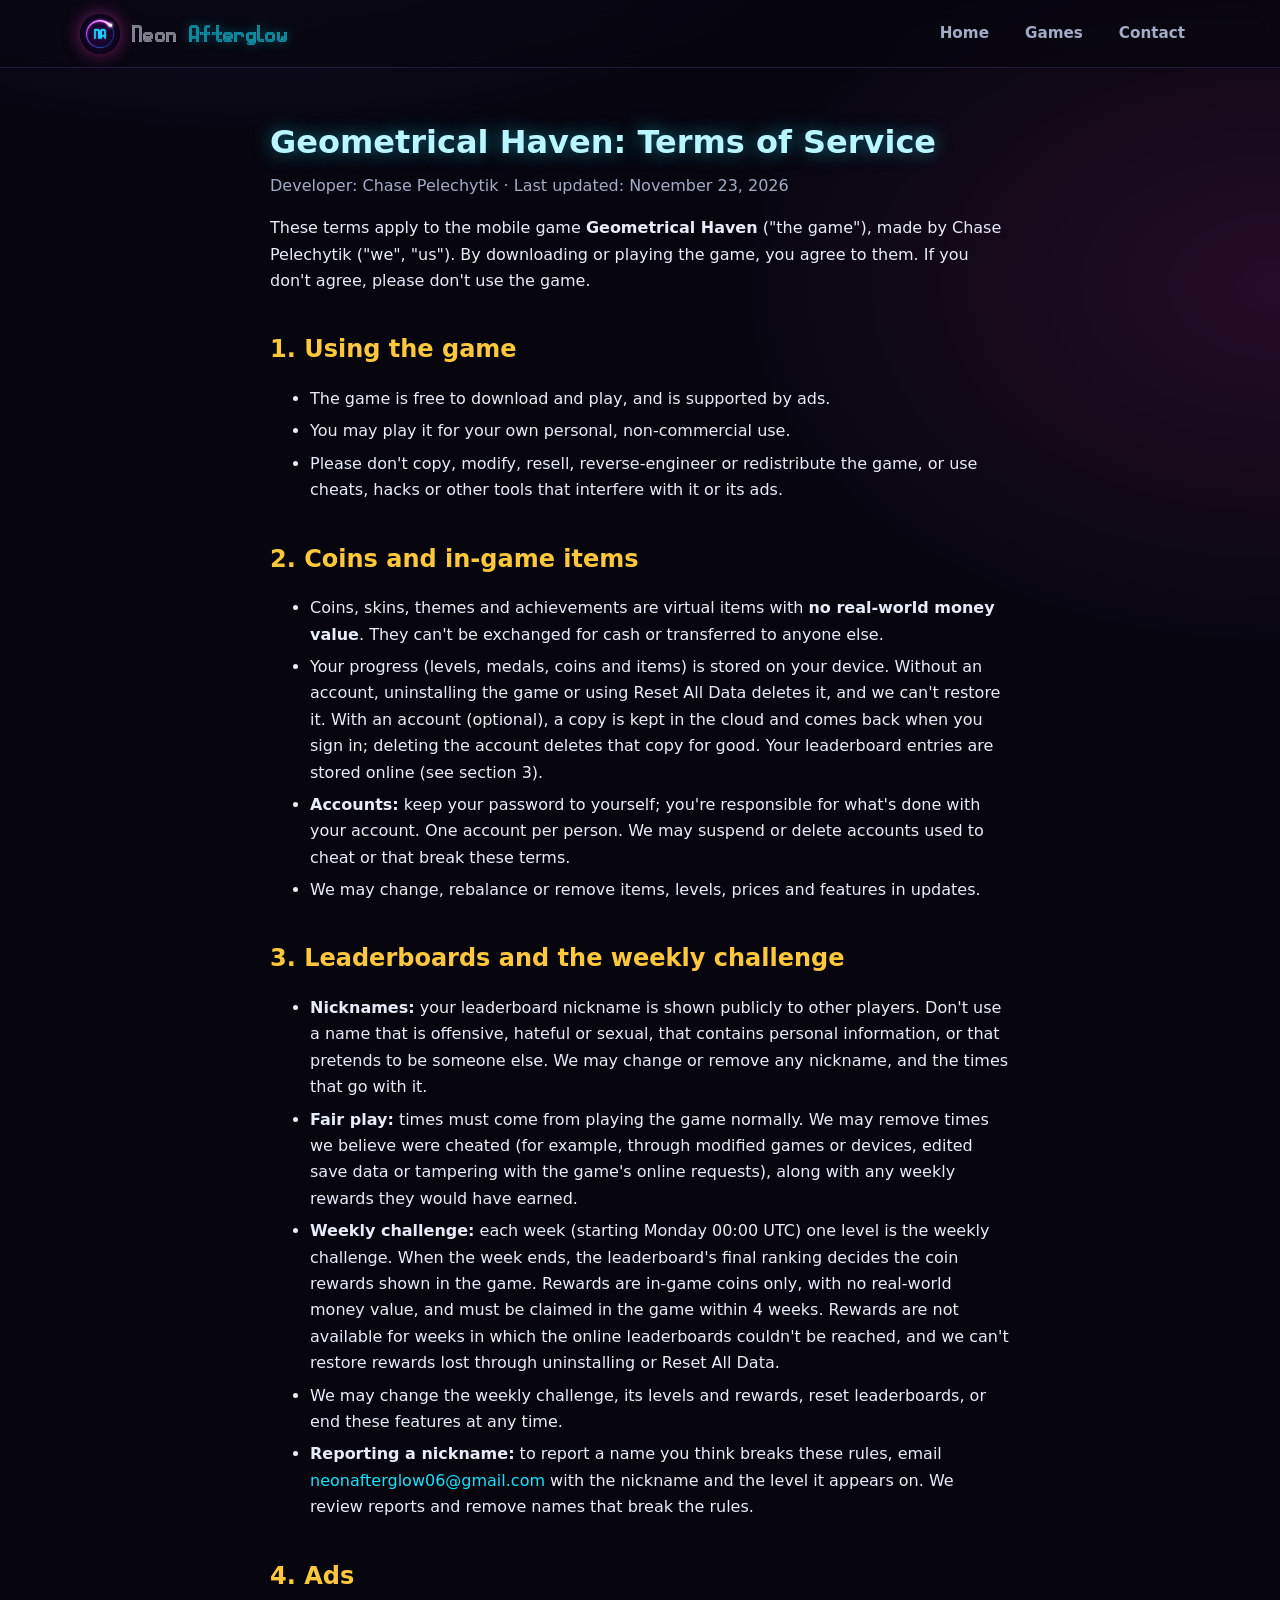
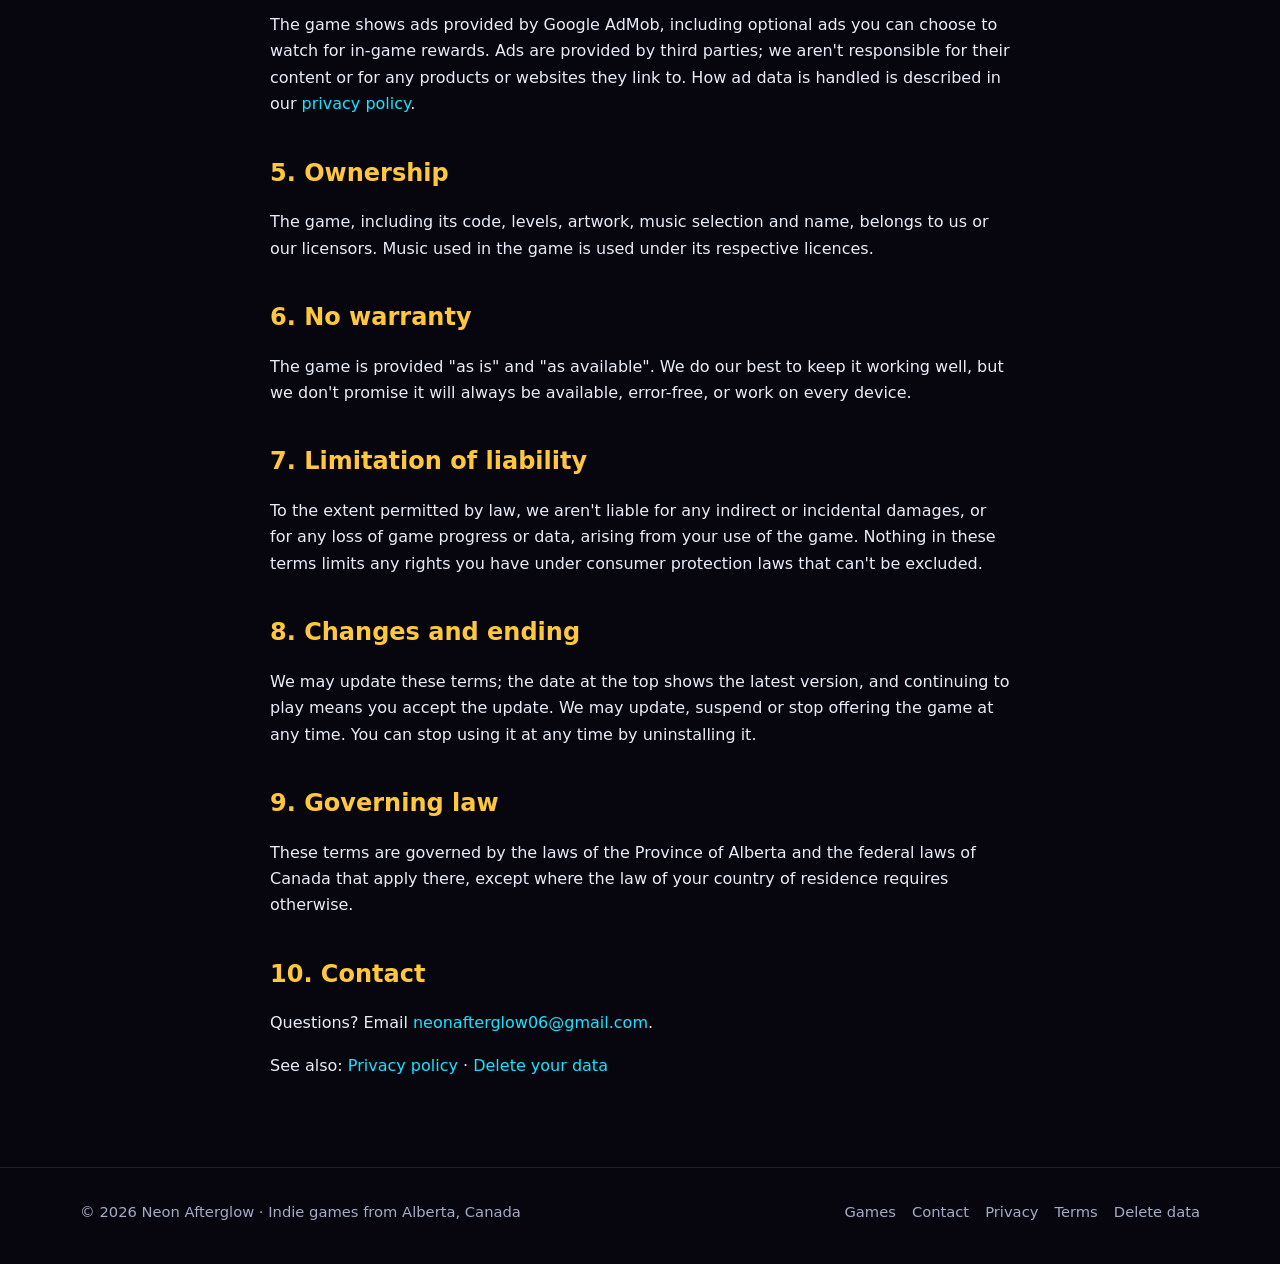
<file: terms.html>
<!DOCTYPE html>
<html lang="en">
<head>
<meta charset="utf-8">
<meta name="viewport" content="width=device-width, initial-scale=1">
<title>Terms of Service | Neon Afterglow</title>
<meta name="description" content="Terms of Service for Geometrical Haven by Neon Afterglow.">
<meta name="theme-color" content="#07060f">
<meta property="og:title" content="Terms of Service | Neon Afterglow">
<meta property="og:description" content="Terms of Service for Geometrical Haven by Neon Afterglow.">
<meta property="og:image" content="https://neonafterglow.github.io/assets/gh-feature.jpg">
<meta property="og:url" content="https://neonafterglow.github.io/">
<meta property="og:type" content="website">
<meta name="twitter:card" content="summary_large_image">
<link rel="icon" type="image/png" href="assets/favicon.png">
<link rel="apple-touch-icon" href="assets/apple-touch-icon.png">
<link rel="stylesheet" href="assets/style.css">
</head>
<body>
<header class="site-header">
	<div class="wrap">
		<a class="brand" href="index.html"><img src="assets/logo.png" alt="">Neon <span>Afterglow</span></a>
		<nav class="nav" aria-label="Main">
			<a href="index.html">Home</a>
			<a href="games.html">Games</a>
			<a href="contact.html">Contact</a>
		</nav>
	</div>
</header>
<main class="legal">
<h1>Geometrical Haven: Terms of Service</h1>
<p class="updated">Developer: Chase Pelechytik &middot; Last updated: November 23, 2026</p>

<p>These terms apply to the mobile game <strong>Geometrical Haven</strong> ("the game"), made by
Chase Pelechytik ("we", "us"). By downloading or playing the game, you agree to them. If you don't
agree, please don't use the game.</p>

<h2>1. Using the game</h2>
<ul>
	<li>The game is free to download and play, and is supported by ads.</li>
	<li>You may play it for your own personal, non-commercial use.</li>
	<li>Please don't copy, modify, resell, reverse-engineer or redistribute the game, or use cheats,
		hacks or other tools that interfere with it or its ads.</li>
</ul>

<h2>2. Coins and in-game items</h2>
<ul>
	<li>Coins, skins, themes and achievements are virtual items with <strong>no real-world money value</strong>.
		They can't be exchanged for cash or transferred to anyone else.</li>
	<li>Your progress (levels, medals, coins and items) is stored on your device. Without an
		account, uninstalling the game or using Reset All Data deletes it, and we can't restore it.
		With an account (optional), a copy is kept in the cloud and comes back when you sign in;
		deleting the account deletes that copy for good. Your leaderboard entries are stored
		online (see section 3).</li>
	<li><strong>Accounts:</strong> keep your password to yourself; you're responsible for what's
		done with your account. One account per person. We may suspend or delete accounts used to
		cheat or that break these terms.</li>
	<li>We may change, rebalance or remove items, levels, prices and features in updates.</li>
</ul>

<h2 id="leaderboards">3. Leaderboards and the weekly challenge</h2>
<ul>
	<li><strong>Nicknames:</strong> your leaderboard nickname is shown publicly to other players.
		Don't use a name that is offensive, hateful or sexual, that contains personal information,
		or that pretends to be someone else. We may change or remove any nickname, and the times
		that go with it.</li>
	<li><strong>Fair play:</strong> times must come from playing the game normally. We may remove
		times we believe were cheated (for example, through modified games or devices, edited save
		data or tampering with the game's online requests), along with any weekly rewards they
		would have earned.</li>
	<li><strong>Weekly challenge:</strong> each week (starting Monday 00:00 UTC) one level is the
		weekly challenge. When the week ends, the leaderboard's final ranking decides the coin
		rewards shown in the game. Rewards are in-game coins only, with no real-world money value,
		and must be claimed in the game within 4 weeks. Rewards are not available for weeks in which
		the online leaderboards couldn't be reached, and we can't restore rewards lost through
		uninstalling or Reset All Data.</li>
	<li>We may change the weekly challenge, its levels and rewards, reset leaderboards, or end
		these features at any time.</li>
	<li><strong>Reporting a nickname:</strong> to report a name you think breaks these rules, email
		<a href="mailto:neonafterglow06@gmail.com">neonafterglow06@gmail.com</a> with the nickname and the level it appears on. We review reports and remove
		names that break the rules.</li>
</ul>

<h2>4. Ads</h2>
<p>The game shows ads provided by Google AdMob, including optional ads you can choose to watch for
in-game rewards. Ads are provided by third parties; we aren't responsible for their content or for
any products or websites they link to. How ad data is handled is described in our
<a href="privacy.html">privacy policy</a>.</p>

<h2>5. Ownership</h2>
<p>The game, including its code, levels, artwork, music selection and name, belongs to us or our
licensors. Music used in the game is used under its respective licences.</p>

<h2>6. No warranty</h2>
<p>The game is provided "as is" and "as available". We do our best to keep it working well, but we
don't promise it will always be available, error-free, or work on every device.</p>

<h2>7. Limitation of liability</h2>
<p>To the extent permitted by law, we aren't liable for any indirect or incidental damages, or for
any loss of game progress or data, arising from your use of the game. Nothing in these terms limits
any rights you have under consumer protection laws that can't be excluded.</p>

<h2>8. Changes and ending</h2>
<p>We may update these terms; the date at the top shows the latest version, and continuing to play
means you accept the update. We may update, suspend or stop offering the game at any time. You can
stop using it at any time by uninstalling it.</p>

<h2>9. Governing law</h2>
<p>These terms are governed by the laws of the Province of Alberta and the federal laws of Canada
that apply there, except where the law of your country of residence requires otherwise.</p>

<h2>10. Contact</h2>
<p>Questions? Email <a href="mailto:neonafterglow06@gmail.com">neonafterglow06@gmail.com</a>.</p>

<p>See also: <a href="privacy.html">Privacy policy</a> &middot; <a href="delete-data.html">Delete your data</a></p>
</main>
<footer class="site-footer">
	<div class="wrap">
		<div>© 2026 Neon Afterglow · Indie games from Alberta, Canada</div>
		<nav aria-label="Footer">
			<a href="games.html">Games</a>
			<a href="contact.html">Contact</a>
			<a href="privacy.html">Privacy</a>
			<a href="terms.html">Terms</a>
			<a href="delete-data.html">Delete data</a>
		</nav>
	</div>
</footer>
</body>
</html>
</file>
<file: assets/style.css>
/* Neon Afterglow: shared site styles */
@font-face {
	font-family: "Ryga";
	src: url("Ryga.ttf") format("truetype");
	font-display: swap;
}

:root {
	--bg: #07060f;
	--bg-2: #110a24;
	--panel: rgba(18, 12, 40, 0.72);
	--line: rgba(140, 120, 255, 0.18);
	--text: #e8ecf8;
	--dim: #a3abc6;
	--cyan: #19e3ff;
	--pink: #ff3fd2;
	--violet: #8b5cff;
	--gold: #ffc83c;
	--green: #3cff8a;
	--radius: 22px;
	--max: 1120px;
}

* { box-sizing: border-box; }
html { scroll-behavior: smooth; background: var(--bg); }
body {
	margin: 0;
	font-family: system-ui, -apple-system, "Segoe UI", Roboto, sans-serif;
	color: var(--text);
	background:
		radial-gradient(1200px 700px at 20% -10%, rgba(139, 92, 255, 0.22), transparent 60%),
		radial-gradient(900px 600px at 100% 10%, rgba(255, 63, 210, 0.12), transparent 60%),
		linear-gradient(var(--bg), var(--bg));
	line-height: 1.65;
	min-height: 100vh;
	display: flex;
	flex-direction: column;
}
/* faint neon grid */
body::before {
	content: "";
	position: fixed;
	inset: 0;
	pointer-events: none;
	background-image:
		linear-gradient(rgba(120, 90, 255, 0.07) 1px, transparent 1px),
		linear-gradient(90deg, rgba(120, 90, 255, 0.07) 1px, transparent 1px);
	background-size: 56px 56px;
	mask-image: linear-gradient(to bottom, black, transparent 85%);
	-webkit-mask-image: linear-gradient(to bottom, black, transparent 85%);
	z-index: -1;
}

a { color: var(--cyan); text-decoration: none; }
a:hover { text-decoration: underline; }
img { max-width: 100%; height: auto; display: block; }
main { flex: 1; }
.wrap { width: min(var(--max), 100% - 40px); margin: 0 auto; }

/* ---------- header ---------- */
.site-header {
	position: sticky;
	top: 0;
	z-index: 10;
	backdrop-filter: blur(12px);
	-webkit-backdrop-filter: blur(12px);
	background: rgba(7, 6, 15, 0.72);
	border-bottom: 1px solid var(--line);
}
.site-header .wrap {
	display: flex;
	align-items: center;
	justify-content: space-between;
	gap: 16px;
	padding: 12px 0;
	flex-wrap: wrap;
}
.brand {
	display: flex;
	align-items: center;
	gap: 12px;
	color: var(--text);
	font-family: "Ryga", system-ui, sans-serif;
	font-size: 1.35rem;
	letter-spacing: 0.06em;
}
.brand:hover { text-decoration: none; }
.brand img { width: 40px; height: 40px; border-radius: 50%; box-shadow: 0 0 18px rgba(255, 63, 210, 0.45); }
.brand span { color: var(--cyan); text-shadow: 0 0 12px rgba(25, 227, 255, 0.6); }
.nav { display: flex; gap: 6px; flex-wrap: wrap; }
.nav a {
	color: var(--dim);
	padding: 8px 14px;
	border-radius: 999px;
	border: 1px solid transparent;
	font-weight: 600;
	font-size: 0.95rem;
}
.nav a:hover { color: var(--text); text-decoration: none; border-color: var(--line); }
.nav a[aria-current="page"] {
	color: var(--text);
	border-color: rgba(25, 227, 255, 0.55);
	box-shadow: 0 0 14px rgba(25, 227, 255, 0.25), inset 0 0 10px rgba(25, 227, 255, 0.12);
}

/* ---------- type ---------- */
.neon {
	font-family: "Ryga", system-ui, sans-serif;
	font-weight: normal;
	letter-spacing: 0.04em;
	line-height: 1.1;
}
.glow-cyan { color: #b9f6ff; text-shadow: 0 0 6px var(--cyan), 0 0 22px var(--cyan), 0 0 48px rgba(25, 227, 255, 0.5); }
.glow-pink { color: #ffd1f4; text-shadow: 0 0 6px var(--pink), 0 0 22px var(--pink), 0 0 48px rgba(255, 63, 210, 0.5); }
.glow-gold { color: #fff0c2; text-shadow: 0 0 6px var(--gold), 0 0 22px var(--gold); }
h1, h2, h3 { margin: 0 0 12px; }
h2.neon { font-size: clamp(1.8rem, 4vw, 2.6rem); }
.lead { font-size: 1.15rem; color: var(--dim); max-width: 60ch; }
.eyebrow {
	display: inline-block;
	font-size: 0.8rem;
	font-weight: 700;
	letter-spacing: 0.16em;
	text-transform: uppercase;
	color: var(--pink);
	margin-bottom: 10px;
}

/* ---------- buttons ---------- */
.btns { display: flex; gap: 12px; flex-wrap: wrap; margin-top: 24px; }
.btn {
	display: inline-flex;
	align-items: center;
	gap: 8px;
	padding: 12px 22px;
	border-radius: 14px;
	font-weight: 700;
	color: var(--text);
	border: 2px solid var(--cyan);
	background: rgba(25, 227, 255, 0.06);
	box-shadow: 0 0 16px rgba(25, 227, 255, 0.3), inset 0 0 12px rgba(25, 227, 255, 0.12);
	transition: transform 0.15s, box-shadow 0.15s;
}
.btn:hover { text-decoration: none; transform: translateY(-2px); box-shadow: 0 0 26px rgba(25, 227, 255, 0.5), inset 0 0 14px rgba(25, 227, 255, 0.2); }
.btn.pink { border-color: var(--pink); background: rgba(255, 63, 210, 0.06); box-shadow: 0 0 16px rgba(255, 63, 210, 0.3), inset 0 0 12px rgba(255, 63, 210, 0.12); }
.btn.pink:hover { box-shadow: 0 0 26px rgba(255, 63, 210, 0.55), inset 0 0 14px rgba(255, 63, 210, 0.2); }
.btn.ghost { border-color: var(--line); box-shadow: none; background: transparent; color: var(--dim); }
.btn.ghost:hover { color: var(--text); border-color: var(--violet); }

/* ---------- sections ---------- */
section { padding: 72px 0; }
section + section { border-top: 1px solid var(--line); }
.panel {
	background: var(--panel);
	border: 1px solid var(--line);
	border-radius: var(--radius);
	padding: 28px;
}

/* ---------- hero ---------- */
.hero { padding: 64px 0 80px; }
.hero .wrap { display: grid; grid-template-columns: 1.1fr 0.9fr; gap: 40px; align-items: center; }
.hero h1 { font-size: clamp(2.6rem, 7vw, 5rem); }
.hero h1 .line2 { display: block; }
.orb {
	position: relative;
	width: min(420px, 80vw);
	aspect-ratio: 1;
	margin: 0 auto;
}
.orb img { width: 100%; border-radius: 50%; }
.orb img { animation: pulse 4s ease-in-out infinite; }
@keyframes pulse {
	0%, 100% { box-shadow: 0 0 40px rgba(255, 63, 210, 0.35), 0 0 90px rgba(139, 92, 255, 0.25); }
	50% { box-shadow: 0 0 60px rgba(25, 227, 255, 0.45), 0 0 120px rgba(255, 63, 210, 0.3); }
}

/* ---------- game feature card ---------- */
.feature {
	display: grid;
	grid-template-columns: 1.3fr 1fr;
	gap: 0;
	overflow: hidden;
	padding: 0;
}
.feature .art { background: #000; }
.feature .art img { width: 100%; height: 100%; object-fit: cover; }
.feature .info { padding: 32px; display: flex; flex-direction: column; justify-content: center; }
.tags { display: flex; gap: 8px; flex-wrap: wrap; margin: 12px 0 4px; }
.tag {
	font-size: 0.78rem;
	font-weight: 700;
	letter-spacing: 0.06em;
	padding: 4px 10px;
	border-radius: 999px;
	border: 1px solid var(--line);
	color: var(--dim);
}
.tag.live { color: var(--green); border-color: rgba(60, 255, 138, 0.5); box-shadow: 0 0 10px rgba(60, 255, 138, 0.2); }

/* ---------- grids ---------- */
.cards { display: grid; grid-template-columns: repeat(3, 1fr); gap: 18px; }
.card { background: var(--panel); border: 1px solid var(--line); border-radius: var(--radius); padding: 24px; }
.card h3 { font-size: 1.1rem; }
.card p { color: var(--dim); margin: 0; }
.card .ico { font-size: 1.6rem; margin-bottom: 8px; }

.shots {
	display: grid;
	grid-auto-flow: column;
	grid-auto-columns: minmax(200px, 1fr);
	gap: 16px;
	overflow-x: auto;
	padding: 6px 4px 18px;
	scroll-snap-type: x mandatory;
}
.shots figure { margin: 0; scroll-snap-align: start; }
.shots img {
	width: 100%;
	height: auto;
	aspect-ratio: 540 / 1170;
	object-fit: cover;
	border-radius: 18px;
	border: 2px solid rgba(25, 227, 255, 0.45);
	box-shadow: 0 0 22px rgba(25, 227, 255, 0.18);
}
.shots figcaption { color: var(--dim); font-size: 0.9rem; text-align: center; margin-top: 8px; }

.game-head { display: flex; gap: 24px; align-items: center; flex-wrap: wrap; }
.game-head img { width: 112px; height: 112px; border-radius: 26px; box-shadow: 0 0 28px rgba(255, 63, 210, 0.35); }

.list-check { list-style: none; padding: 0; margin: 0; display: grid; gap: 10px; }
.list-check li { padding-left: 28px; position: relative; }
.list-check li::before { content: "◆"; position: absolute; left: 0; color: var(--pink); text-shadow: 0 0 8px var(--pink); }

.levels { display: grid; grid-template-columns: repeat(auto-fill, minmax(190px, 1fr)); gap: 10px; counter-reset: lv; }
.levels span {
	counter-increment: lv;
	padding: 10px 14px;
	border-radius: 12px;
	border: 1px solid var(--line);
	background: rgba(255, 255, 255, 0.02);
}
.levels span::before { content: counter(lv) ". "; color: var(--cyan); font-weight: 700; }

.two { display: grid; grid-template-columns: 1fr 1fr; gap: 18px; }

/* ---------- contact ---------- */
.contact-big {
	font-size: clamp(1.1rem, 3vw, 1.6rem);
	font-weight: 700;
	word-break: break-all;
}
details { border-bottom: 1px solid var(--line); padding: 14px 0; }
details summary { cursor: pointer; font-weight: 700; }
details p { color: var(--dim); margin: 10px 0 0; }

/* ---------- legal pages ---------- */
.legal { max-width: 780px; margin: 0 auto; padding: 48px 20px 72px; }
.legal h1 { color: #b9f6ff; text-shadow: 0 0 18px rgba(25, 227, 255, 0.5); margin-bottom: 4px; }
.legal h2 { color: var(--gold); margin-top: 36px; }
.legal .updated { color: var(--dim); margin-top: 0; }
.legal li { margin: 6px 0; }

/* ---------- footer ---------- */
.site-footer { border-top: 1px solid var(--line); padding: 32px 0 40px; color: var(--dim); font-size: 0.92rem; }
.site-footer .wrap { display: flex; justify-content: space-between; gap: 18px; flex-wrap: wrap; align-items: center; }
.site-footer nav { display: flex; gap: 16px; flex-wrap: wrap; }
.site-footer a { color: var(--dim); }
.site-footer a:hover { color: var(--text); }

/* ---------- responsive ---------- */
@media (max-width: 860px) {
	.hero .wrap, .feature, .two { grid-template-columns: 1fr; }
	.hero { text-align: center; }
	.hero .lead { margin: 0 auto; }
	.hero .btns { justify-content: center; }
	.cards { grid-template-columns: 1fr; }
	section { padding: 56px 0; }
}
@media (max-width: 520px) {
	.brand { font-size: 1.1rem; }
	.nav a { padding: 6px 10px; font-size: 0.9rem; }
}
@media (prefers-reduced-motion: reduce) {
	.orb img { animation: none; }
	html { scroll-behavior: auto; }
}

/* ---------- copy-email toast ---------- */
button.btn { font: inherit; font-weight: 700; cursor: pointer; }
.toast {
	position: fixed;
	left: 50%;
	bottom: 28px;
	transform: translate(-50%, 20px);
	opacity: 0;
	pointer-events: none;
	padding: 12px 20px;
	border-radius: 14px;
	background: rgba(18, 12, 40, 0.95);
	border: 1px solid var(--green);
	box-shadow: 0 0 18px rgba(60, 255, 138, 0.35);
	color: var(--text);
	font-weight: 700;
	transition: opacity 0.2s, transform 0.2s;
	z-index: 50;
}
.toast.show { opacity: 1; transform: translate(-50%, 0); }
.card .btns .btn { padding: 10px 14px; font-size: 0.9rem; }
</file>
